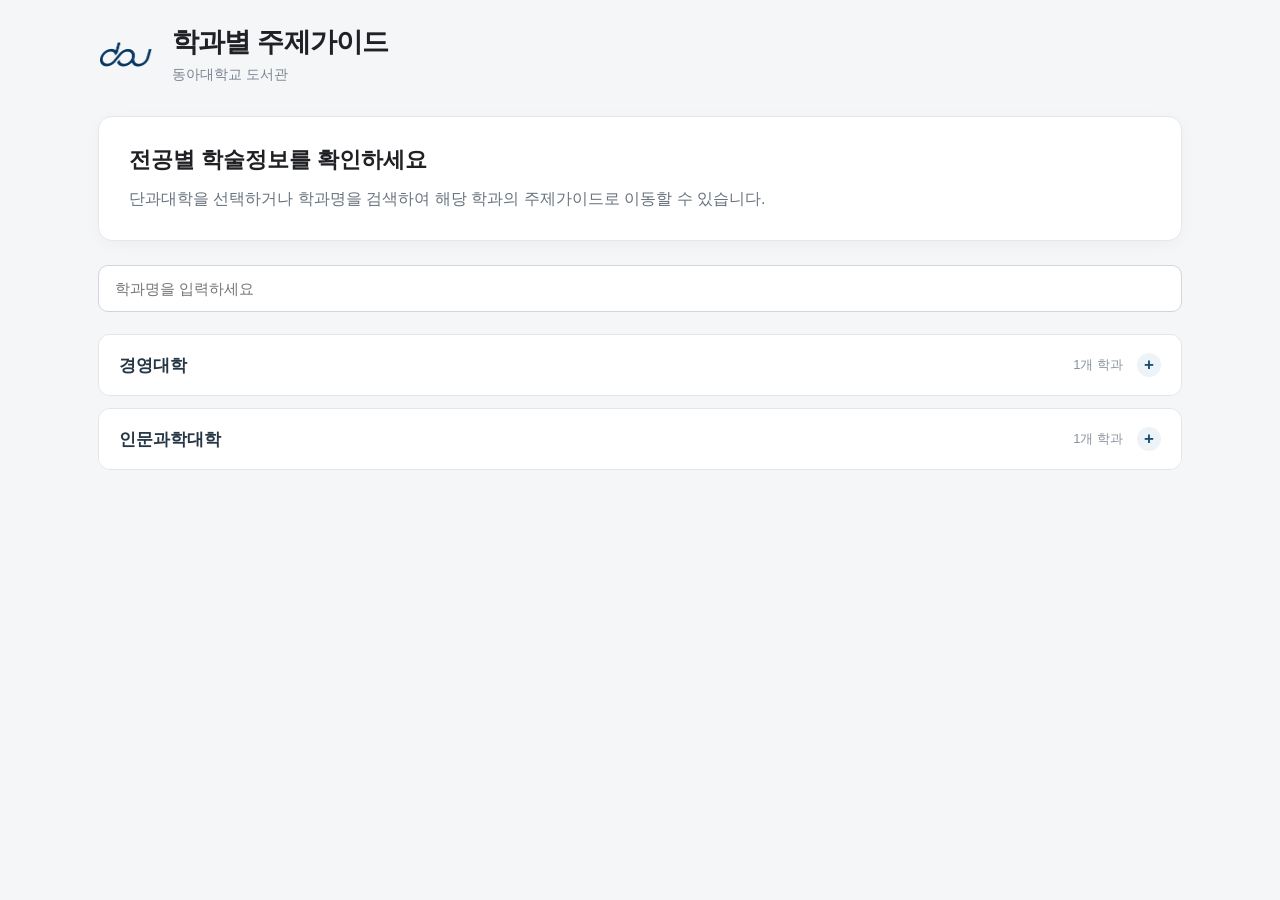
<file: public/index.html>
<!DOCTYPE html>
<html lang="ko">
<head>
    <meta charset="UTF-8">
    <meta name="viewport" content="width=device-width, initial-scale=1.0">

    <title>동아대학교 학과별 주제가이드</title>

    <link rel="stylesheet" href="/static/css/style.css">
</head>

<body>

<div class="site-container">

    <header class="directory-header">
        <div class="directory-brand">
            <img
                src="/static/images/logo.png"
                alt="동아대학교"
                class="directory-logo"
            >

            <div>
                <h1>학과별 주제가이드</h1>
                <p>동아대학교 도서관</p>
            </div>
        </div>
    </header>

    <main>

        <section class="guide-directory-hero">
            <h2>전공별 학술정보를 확인하세요</h2>
            <p>
                단과대학을 선택하거나 학과명을 검색하여
                해당 학과의 주제가이드로 이동할 수 있습니다.
            </p>
        </section>

        <div class="guide-search-wrap">
            <input
                type="search"
                id="guide-search"
                placeholder="학과명을 입력하세요"
                aria-label="학과 검색"
            >
        </div>

        <div class="guide-accordion">

            

            <section class="guide-accordion-item">

                <button
                    type="button"
                    class="guide-accordion-button"
                    aria-expanded="false"
                >
                    <span>경영대학</span>

                    <span class="guide-accordion-meta">
                        1개 학과
                        <span class="guide-accordion-icon">+</span>
                    </span>
                </button>

                <div class="guide-accordion-panel">

                    <div class="guide-department-list">

                        

                        <a
                            class="guide-department-link"
                            href="/guide/business-administration/"
                            data-department-name="경영학과"
                        >
                            <span>
                                경영학과
                            </span>

                            <span class="guide-department-arrow">
                                →
                            </span>
                        </a>

                        

                    </div>

                </div>

            </section>

            

            <section class="guide-accordion-item">

                <button
                    type="button"
                    class="guide-accordion-button"
                    aria-expanded="false"
                >
                    <span>인문과학대학</span>

                    <span class="guide-accordion-meta">
                        1개 학과
                        <span class="guide-accordion-icon">+</span>
                    </span>
                </button>

                <div class="guide-accordion-panel">

                    <div class="guide-department-list">

                        

                        <a
                            class="guide-department-link"
                            href="/guide/korean-language-literature/"
                            data-department-name="한국어문학과"
                        >
                            <span>
                                한국어문학과
                            </span>

                            <span class="guide-department-arrow">
                                →
                            </span>
                        </a>

                        

                    </div>

                </div>

            </section>

            

        </div>

        <p
            id="guide-search-empty"
            class="guide-search-empty"
            hidden
        >
            검색 결과가 없습니다.
        </p>

    </main>

</div>

<script src="/static/js/guide-list.js"></script>

</body>
</html>
</file>
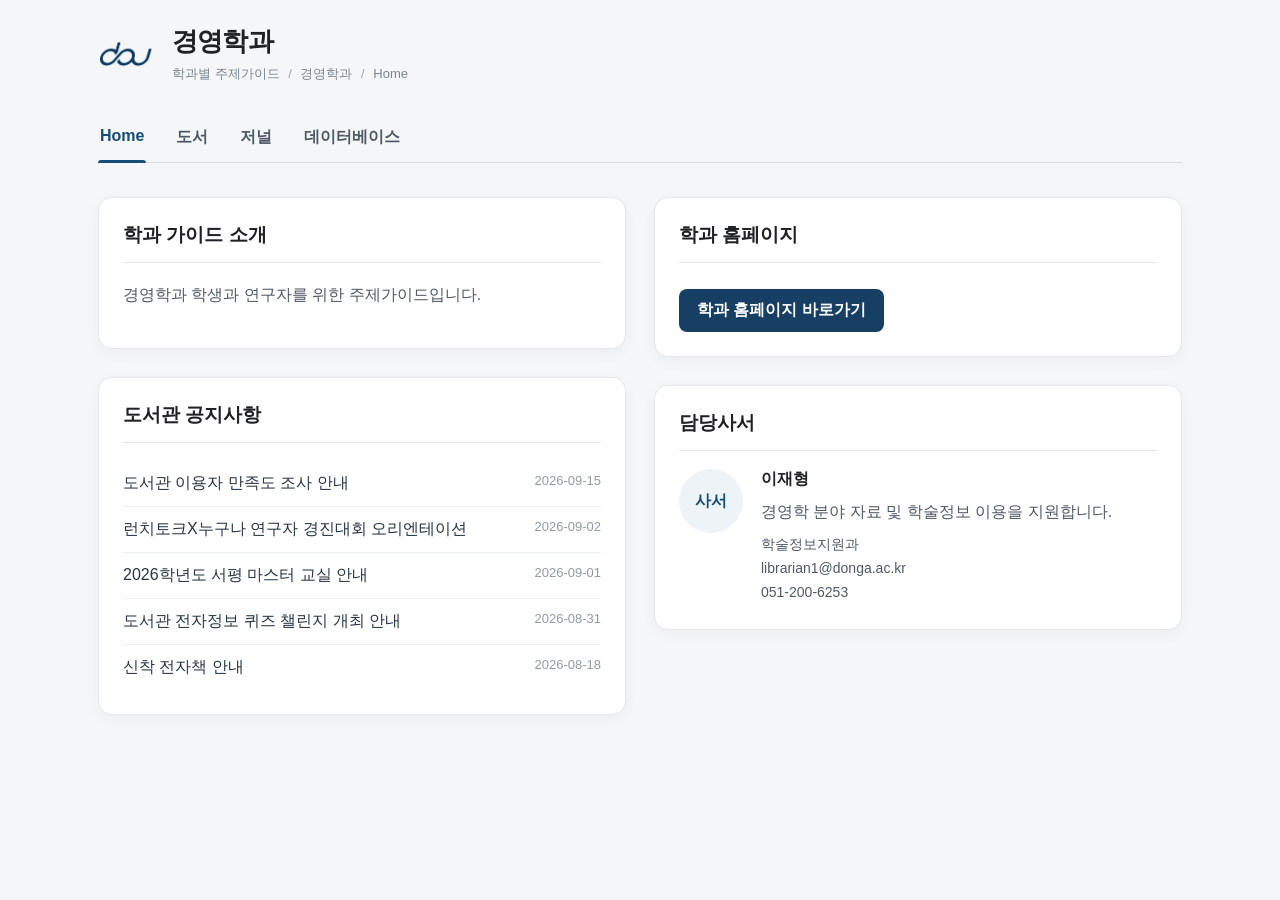
<file: public/guide/business-administration/index.html>
<!DOCTYPE html>
<html lang="ko">
<head>
    <meta charset="UTF-8">
    <meta name="viewport" content="width=device-width, initial-scale=1.0">

    <title>
경영학과 주제가이드
</title>

    <link rel="stylesheet" href="/static/css/style.css">
</head>

<body>

    <div class="site-container">

        <header class="site-header">

            <div class="guide-title-wrap">
                <div class="guide-logo">
                    <img src="/static/images/logo.png" alt="동아대학교">
                </div>

                <div>
                    <h1 class="guide-title">경영학과</h1>

                    <div class="breadcrumb">
                        <a href="/guide/">학과별 주제가이드</a>
                        <span>/</span>
                        경영학과
                        <span>/</span>
                        
Home

                    </div>
                </div>
            </div>

                <nav class="guide-nav">
                    <a href="/guide/business-administration/"
                    class="
active
">
                        Home
                    </a>

                    <a href="/guide/business-administration/book/"
                    class="">
                        도서
                    </a>

                    <a href="/guide/business-administration/journal/"
                    class="">
                        저널
                    </a>

                    <a href="/guide/business-administration/database/"
                    class="">
                        데이터베이스
                    </a>
             </nav>

        </header>

        <main class="main-content">
            

<div class="home-grid">

    <div class="home-column">

        <section class="content-card">
            <h2>학과 가이드 소개</h2>

            <p>
                경영학과 학생과 연구자를 위한 주제가이드입니다.
            </p>
        </section>


        <section class="content-card">
            <h2>도서관 공지사항</h2>

            <ul class="notice-list">

                
                <li>
                    <a
                        href="https://library.donga.ac.kr/community/notice/?pid=38039"
                        target="_blank"
                        rel="noopener"
                    >
                        도서관 이용자 만족도 조사 안내
                    </a>

                    <span>
                        2026-09-15
                    </span>
                </li>
                
                <li>
                    <a
                        href="https://library.donga.ac.kr/community/notice/?pid=37751"
                        target="_blank"
                        rel="noopener"
                    >
                        런치토크X누구나 연구자 경진대회 오리엔테이션
                    </a>

                    <span>
                        2026-09-02
                    </span>
                </li>
                
                <li>
                    <a
                        href="https://library.donga.ac.kr/community/notice/?pid=37622"
                        target="_blank"
                        rel="noopener"
                    >
                        2026학년도 서평 마스터 교실 안내
                    </a>

                    <span>
                        2026-09-01
                    </span>
                </li>
                
                <li>
                    <a
                        href="https://library.donga.ac.kr/community/notice/?pid=37698"
                        target="_blank"
                        rel="noopener"
                    >
                        도서관 전자정보 퀴즈 챌린지 개최 안내
                    </a>

                    <span>
                        2026-08-31
                    </span>
                </li>
                
                <li>
                    <a
                        href="https://library.donga.ac.kr/community/notice/?pid=37528"
                        target="_blank"
                        rel="noopener"
                    >
                        신착 전자책 안내
                    </a>

                    <span>
                        2026-08-18
                    </span>
                </li>
                

            </ul>
        </section>

    </div>


    <div class="home-column">

        <section class="content-card">
            <h2>학과 홈페이지</h2>

            <p>
                
            </p>

            <a
                class="primary-button"
                href="https://bus.donga.ac.kr/"
                target="_blank"
                rel="noopener"
            >
                학과 홈페이지 바로가기
            </a>
        </section>


        <section class="content-card">
            <h2>담당사서</h2>

            <div class="librarian-info">

                <div class="librarian-avatar">
                    사서
                </div>

                <div>
                    <strong>
                        이재형
                    </strong>

                    <p>
                        경영학 분야 자료 및 학술정보 이용을 지원합니다.
                    </p>

                    <p class="librarian-contact">
                        학술정보지원과<br>
                        librarian1@donga.ac.kr<br>
                        051-200-6253
                    </p>
                </div>

            </div>
        </section>

    </div>

</div>


        </main>

    </div>

</body>
</html>
</file>
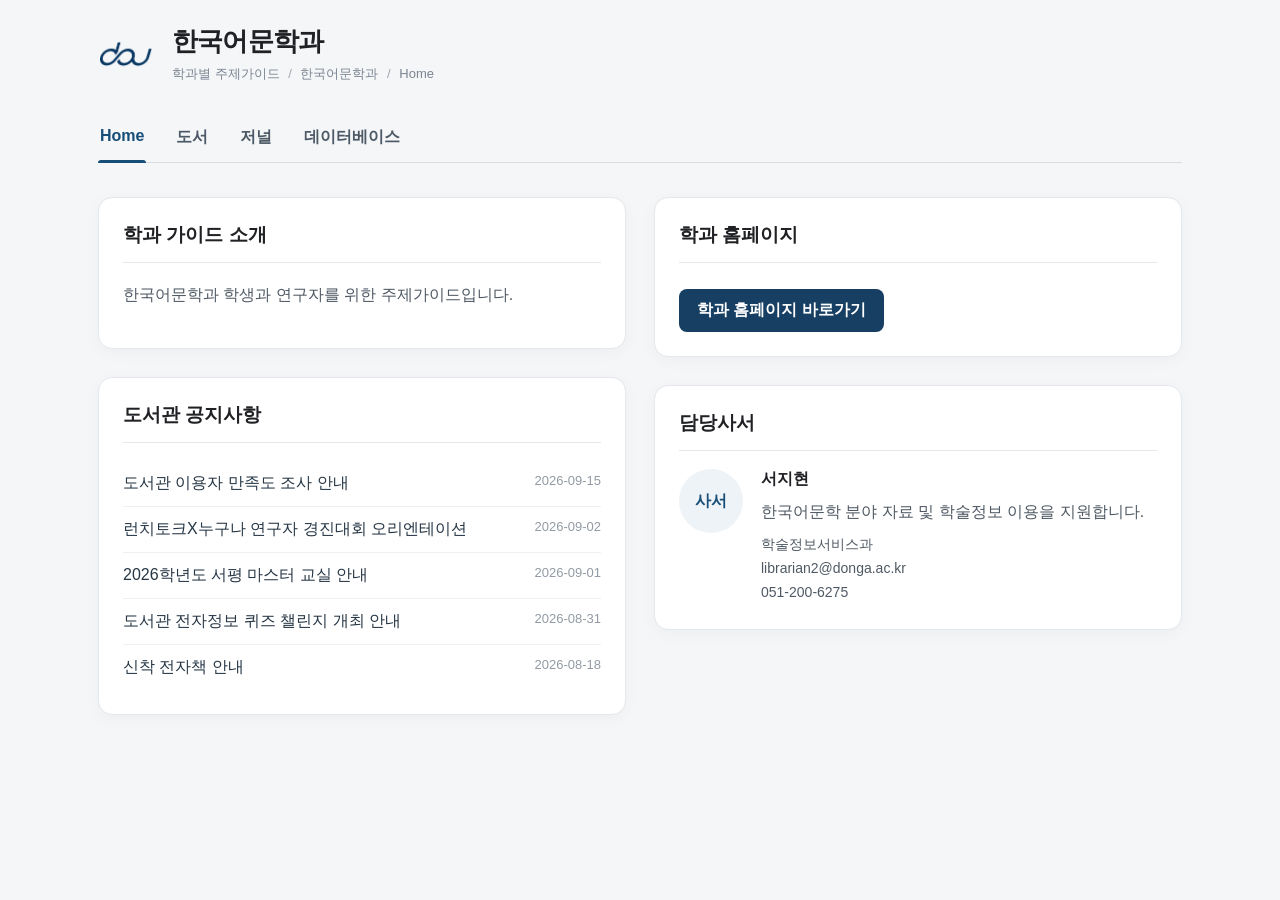
<file: public/guide/korean-language-literature/index.html>
<!DOCTYPE html>
<html lang="ko">
<head>
    <meta charset="UTF-8">
    <meta name="viewport" content="width=device-width, initial-scale=1.0">

    <title>
한국어문학과 주제가이드
</title>

    <link rel="stylesheet" href="/static/css/style.css">
</head>

<body>

    <div class="site-container">

        <header class="site-header">

            <div class="guide-title-wrap">
                <div class="guide-logo">
                    <img src="/static/images/logo.png" alt="동아대학교">
                </div>

                <div>
                    <h1 class="guide-title">한국어문학과</h1>

                    <div class="breadcrumb">
                        <a href="/guide/">학과별 주제가이드</a>
                        <span>/</span>
                        한국어문학과
                        <span>/</span>
                        
Home

                    </div>
                </div>
            </div>

                <nav class="guide-nav">
                    <a href="/guide/korean-language-literature/"
                    class="
active
">
                        Home
                    </a>

                    <a href="/guide/korean-language-literature/book/"
                    class="">
                        도서
                    </a>

                    <a href="/guide/korean-language-literature/journal/"
                    class="">
                        저널
                    </a>

                    <a href="/guide/korean-language-literature/database/"
                    class="">
                        데이터베이스
                    </a>
             </nav>

        </header>

        <main class="main-content">
            

<div class="home-grid">

    <div class="home-column">

        <section class="content-card">
            <h2>학과 가이드 소개</h2>

            <p>
                한국어문학과 학생과 연구자를 위한 주제가이드입니다.
            </p>
        </section>


        <section class="content-card">
            <h2>도서관 공지사항</h2>

            <ul class="notice-list">

                
                <li>
                    <a
                        href="https://library.donga.ac.kr/community/notice/?pid=38039"
                        target="_blank"
                        rel="noopener"
                    >
                        도서관 이용자 만족도 조사 안내
                    </a>

                    <span>
                        2026-09-15
                    </span>
                </li>
                
                <li>
                    <a
                        href="https://library.donga.ac.kr/community/notice/?pid=37751"
                        target="_blank"
                        rel="noopener"
                    >
                        런치토크X누구나 연구자 경진대회 오리엔테이션
                    </a>

                    <span>
                        2026-09-02
                    </span>
                </li>
                
                <li>
                    <a
                        href="https://library.donga.ac.kr/community/notice/?pid=37622"
                        target="_blank"
                        rel="noopener"
                    >
                        2026학년도 서평 마스터 교실 안내
                    </a>

                    <span>
                        2026-09-01
                    </span>
                </li>
                
                <li>
                    <a
                        href="https://library.donga.ac.kr/community/notice/?pid=37698"
                        target="_blank"
                        rel="noopener"
                    >
                        도서관 전자정보 퀴즈 챌린지 개최 안내
                    </a>

                    <span>
                        2026-08-31
                    </span>
                </li>
                
                <li>
                    <a
                        href="https://library.donga.ac.kr/community/notice/?pid=37528"
                        target="_blank"
                        rel="noopener"
                    >
                        신착 전자책 안내
                    </a>

                    <span>
                        2026-08-18
                    </span>
                </li>
                

            </ul>
        </section>

    </div>


    <div class="home-column">

        <section class="content-card">
            <h2>학과 홈페이지</h2>

            <p>
                
            </p>

            <a
                class="primary-button"
                href="https://korean.donga.ac.kr/"
                target="_blank"
                rel="noopener"
            >
                학과 홈페이지 바로가기
            </a>
        </section>


        <section class="content-card">
            <h2>담당사서</h2>

            <div class="librarian-info">

                <div class="librarian-avatar">
                    사서
                </div>

                <div>
                    <strong>
                        서지현
                    </strong>

                    <p>
                        한국어문학 분야 자료 및 학술정보 이용을 지원합니다.
                    </p>

                    <p class="librarian-contact">
                        학술정보서비스과<br>
                        librarian2@donga.ac.kr<br>
                        051-200-6275
                    </p>
                </div>

            </div>
        </section>

    </div>

</div>


        </main>

    </div>

</body>
</html>
</file>
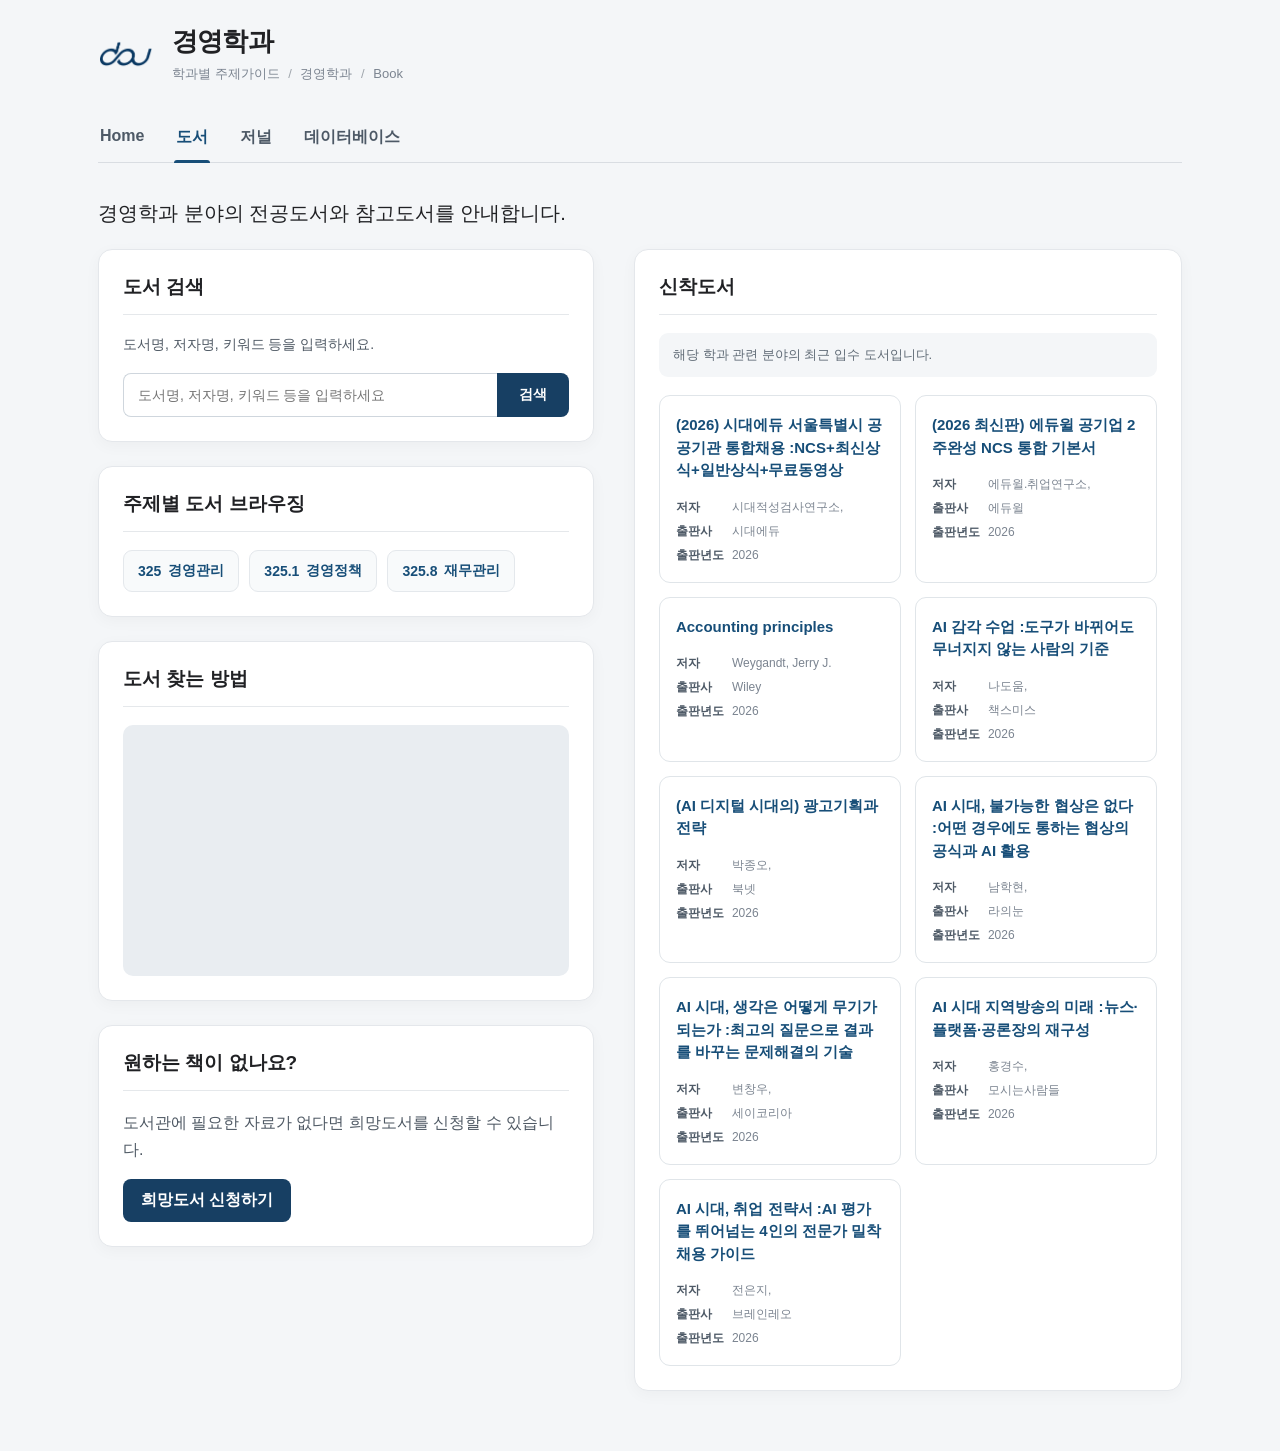
<file: public/guide/business-administration/book/index.html>
<!DOCTYPE html>
<html lang="ko">
<head>
    <meta charset="UTF-8">
    <meta name="viewport" content="width=device-width, initial-scale=1.0">

    <title>
경영학과 - 도서
</title>

    <link rel="stylesheet" href="/static/css/style.css">
</head>

<body>

    <div class="site-container">

        <header class="site-header">

            <div class="guide-title-wrap">
                <div class="guide-logo">
                    <img src="/static/images/logo.png" alt="동아대학교">
                </div>

                <div>
                    <h1 class="guide-title">경영학과</h1>

                    <div class="breadcrumb">
                        <a href="/guide/">학과별 주제가이드</a>
                        <span>/</span>
                        경영학과
                        <span>/</span>
                        
Book

                    </div>
                </div>
            </div>

                <nav class="guide-nav">
                    <a href="/guide/business-administration/"
                    class="">
                        Home
                    </a>

                    <a href="/guide/business-administration/book/"
                    class="
active
">
                        도서
                    </a>

                    <a href="/guide/business-administration/journal/"
                    class="">
                        저널
                    </a>

                    <a href="/guide/business-administration/database/"
                    class="">
                        데이터베이스
                    </a>
             </nav>

        </header>

        <main class="main-content">
            

<div class="page-intro">
    <p>
        경영학과 분야의 전공도서와 참고도서를 안내합니다.
    </p>
</div>

<div class="book-layout">

    <!-- =====================================================
         왼쪽 영역
         ===================================================== -->
    <div class="book-left">

        <!-- 도서 검색 -->
        <section class="content-card book-search-card">

            <h2>도서 검색</h2>

            <p class="card-description">
                도서명, 저자명, 키워드 등을 입력하세요.
            </p>

            <form
                class="book-search-form"
                action="https://library.donga.ac.kr/resource/all/"
                method="get"
                target="_blank"
            >
                <input
                    type="text"
                    name="query"
                    placeholder="도서명, 저자명, 키워드 등을 입력하세요"
                    aria-label="도서 검색어"
                    required
                >

                <button type="submit">
                    검색
                </button>
            </form>

        </section>


        <!-- 주제별 도서 브라우징 -->
        <section class="content-card">

            <h2>주제별 도서 브라우징</h2>

            <div class="book-subject-list">

            

            <a
                href="https://library.donga.ac.kr/resource/library-catalog/?app=mirtech&mod=list&st=0&field%5B%5D=N&query%5B%5D=325&collect%5B%5D=ALL&ddc%5B%5D=ALL&lang=ALL&record_per_page=10&orderby=O&order=desc&material%5B%5D=DB"
                class="book-subject-link"
                target="_blank"
                rel="noopener"
            >
                <span class="book-subject-code">
                    325
                </span>

                <span>
                    경영관리
                </span>
            </a>

            

            <a
                href="https://library.donga.ac.kr/resource/library-catalog/?app=mirtech&mod=list&st=0&field%5B%5D=N&query%5B%5D=325.1&collect%5B%5D=ALL&ddc%5B%5D=ALL&lang=ALL&record_per_page=10&orderby=O&order=desc&material%5B%5D=DB"
                class="book-subject-link"
                target="_blank"
                rel="noopener"
            >
                <span class="book-subject-code">
                    325.1
                </span>

                <span>
                    경영정책
                </span>
            </a>

            

            <a
                href="https://library.donga.ac.kr/resource/library-catalog/?app=mirtech&mod=list&st=0&field%5B%5D=N&query%5B%5D=325.8&collect%5B%5D=ALL&ddc%5B%5D=ALL&lang=ALL&record_per_page=10&orderby=O&order=desc&material%5B%5D=DB"
                class="book-subject-link"
                target="_blank"
                rel="noopener"
            >
                <span class="book-subject-code">
                    325.8
                </span>

                <span>
                    재무관리
                </span>
            </a>

            

        </div>

        </section>


        <!-- 도서 찾는 방법 -->
        <section class="content-card">

            <h2>도서 찾는 방법</h2>

            <div class="book-video-wrap">

                <!--
                    실제 YouTube 영상 주소는 이후 확정해서 넣으면 됩니다.
                    현재는 기존 시연용 구조를 위한 자리입니다.
                -->

                <iframe
                    src="https://www.youtube.com/embed/z4K9SJUqmvY"
                    title="도서 찾는 방법"
                    allowfullscreen
                ></iframe>

            </div>

        </section>


        <!-- 희망도서 신청 -->
        <section class="content-card book-request-card">

            <div class="book-request-content">

                <div>
                    <h2>원하는 책이 없나요?</h2>

                    <p>
                        도서관에 필요한 자료가 없다면 희망도서를 신청할 수 있습니다.
                    </p>
                </div>

                <a
                    href="https://library.donga.ac.kr/libaray-services/using-materials/purchase-request/"
                    class="primary-button"
                    target="_blank"
                    rel="noopener"
                >
                    희망도서 신청하기
                </a>

            </div>

        </section>

    </div>


    <!-- =====================================================
         오른쪽 영역
         ===================================================== -->
    <div class="book-right">

        <section class="content-card">

            <h2>신착도서</h2>

            <div class="book-new-info">
                해당 학과 관련 분야의 최근 입수 도서입니다.
            </div>


           <div class="new-book-grid">

            

            <article class="new-book-card">

                
                <h3>
                    <a
                        href="https://library.donga.ac.kr/resource/library-catalog/?app=mirtech&mod=detail&record_id=946575"
                        target="_blank"
                        rel="noopener"
                    >
                        (2026) 시대에듀 서울특별시 공공기관 통합채용 :NCS+최신상식+일반상식+무료동영상
                    </a>
                </h3>
                

                <dl class="new-book-meta">

                    
                    <div>
                        <dt>저자</dt>
                        <dd>시대적성검사연구소,</dd>
                    </div>
                    

                    
                    <div>
                        <dt>출판사</dt>
                        <dd>시대에듀</dd>
                    </div>
                    

                    
                    <div>
                        <dt>출판년도</dt>
                        <dd>2026</dd>
                    </div>
                    

                </dl>

            </article>

            

            <article class="new-book-card">

                
                <h3>
                    <a
                        href="https://library.donga.ac.kr/resource/library-catalog/?app=mirtech&mod=detail&record_id=947026"
                        target="_blank"
                        rel="noopener"
                    >
                        (2026 최신판) 에듀윌 공기업 2주완성 NCS 통합 기본서
                    </a>
                </h3>
                

                <dl class="new-book-meta">

                    
                    <div>
                        <dt>저자</dt>
                        <dd>에듀윌.취업연구소,</dd>
                    </div>
                    

                    
                    <div>
                        <dt>출판사</dt>
                        <dd>에듀윌</dd>
                    </div>
                    

                    
                    <div>
                        <dt>출판년도</dt>
                        <dd>2026</dd>
                    </div>
                    

                </dl>

            </article>

            

            <article class="new-book-card">

                
                <h3>
                    <a
                        href="https://library.donga.ac.kr/resource/library-catalog/?app=mirtech&mod=detail&record_id=946601"
                        target="_blank"
                        rel="noopener"
                    >
                        Accounting principles
                    </a>
                </h3>
                

                <dl class="new-book-meta">

                    
                    <div>
                        <dt>저자</dt>
                        <dd>Weygandt, Jerry J.</dd>
                    </div>
                    

                    
                    <div>
                        <dt>출판사</dt>
                        <dd>Wiley</dd>
                    </div>
                    

                    
                    <div>
                        <dt>출판년도</dt>
                        <dd>2026</dd>
                    </div>
                    

                </dl>

            </article>

            

            <article class="new-book-card">

                
                <h3>
                    <a
                        href="https://library.donga.ac.kr/resource/library-catalog/?app=mirtech&mod=detail&record_id=946588"
                        target="_blank"
                        rel="noopener"
                    >
                        AI 감각 수업 :도구가 바뀌어도 무너지지 않는 사람의 기준
                    </a>
                </h3>
                

                <dl class="new-book-meta">

                    
                    <div>
                        <dt>저자</dt>
                        <dd>나도움,</dd>
                    </div>
                    

                    
                    <div>
                        <dt>출판사</dt>
                        <dd>책스미스</dd>
                    </div>
                    

                    
                    <div>
                        <dt>출판년도</dt>
                        <dd>2026</dd>
                    </div>
                    

                </dl>

            </article>

            

            <article class="new-book-card">

                
                <h3>
                    <a
                        href="https://library.donga.ac.kr/resource/library-catalog/?app=mirtech&mod=detail&record_id=946162"
                        target="_blank"
                        rel="noopener"
                    >
                        (AI 디지털 시대의) 광고기획과 전략
                    </a>
                </h3>
                

                <dl class="new-book-meta">

                    
                    <div>
                        <dt>저자</dt>
                        <dd>박종오,</dd>
                    </div>
                    

                    
                    <div>
                        <dt>출판사</dt>
                        <dd>북넷</dd>
                    </div>
                    

                    
                    <div>
                        <dt>출판년도</dt>
                        <dd>2026</dd>
                    </div>
                    

                </dl>

            </article>

            

            <article class="new-book-card">

                
                <h3>
                    <a
                        href="https://library.donga.ac.kr/resource/library-catalog/?app=mirtech&mod=detail&record_id=945798"
                        target="_blank"
                        rel="noopener"
                    >
                        AI 시대, 불가능한 협상은 없다 :어떤 경우에도 통하는 협상의 공식과 AI 활용
                    </a>
                </h3>
                

                <dl class="new-book-meta">

                    
                    <div>
                        <dt>저자</dt>
                        <dd>남학현,</dd>
                    </div>
                    

                    
                    <div>
                        <dt>출판사</dt>
                        <dd>라의눈</dd>
                    </div>
                    

                    
                    <div>
                        <dt>출판년도</dt>
                        <dd>2026</dd>
                    </div>
                    

                </dl>

            </article>

            

            <article class="new-book-card">

                
                <h3>
                    <a
                        href="https://library.donga.ac.kr/resource/library-catalog/?app=mirtech&mod=detail&record_id=946606"
                        target="_blank"
                        rel="noopener"
                    >
                        AI 시대, 생각은 어떻게 무기가 되는가 :최고의 질문으로 결과를 바꾸는 문제해결의 기술
                    </a>
                </h3>
                

                <dl class="new-book-meta">

                    
                    <div>
                        <dt>저자</dt>
                        <dd>변창우,</dd>
                    </div>
                    

                    
                    <div>
                        <dt>출판사</dt>
                        <dd>세이코리아</dd>
                    </div>
                    

                    
                    <div>
                        <dt>출판년도</dt>
                        <dd>2026</dd>
                    </div>
                    

                </dl>

            </article>

            

            <article class="new-book-card">

                
                <h3>
                    <a
                        href="https://library.donga.ac.kr/resource/library-catalog/?app=mirtech&mod=detail&record_id=946323"
                        target="_blank"
                        rel="noopener"
                    >
                        AI 시대 지역방송의 미래 :뉴스·플랫폼·공론장의 재구성
                    </a>
                </h3>
                

                <dl class="new-book-meta">

                    
                    <div>
                        <dt>저자</dt>
                        <dd>홍경수,</dd>
                    </div>
                    

                    
                    <div>
                        <dt>출판사</dt>
                        <dd>모시는사람들</dd>
                    </div>
                    

                    
                    <div>
                        <dt>출판년도</dt>
                        <dd>2026</dd>
                    </div>
                    

                </dl>

            </article>

            

            <article class="new-book-card">

                
                <h3>
                    <a
                        href="https://library.donga.ac.kr/resource/library-catalog/?app=mirtech&mod=detail&record_id=946608"
                        target="_blank"
                        rel="noopener"
                    >
                        AI 시대, 취업 전략서 :AI 평가를 뛰어넘는 4인의 전문가 밀착 채용 가이드
                    </a>
                </h3>
                

                <dl class="new-book-meta">

                    
                    <div>
                        <dt>저자</dt>
                        <dd>전은지,</dd>
                    </div>
                    

                    
                    <div>
                        <dt>출판사</dt>
                        <dd>브레인레오</dd>
                    </div>
                    

                    
                    <div>
                        <dt>출판년도</dt>
                        <dd>2026</dd>
                    </div>
                    

                </dl>

            </article>

            

        </div>

        </section>

    </div>

</div>


        </main>

    </div>

</body>
</html>
</file>
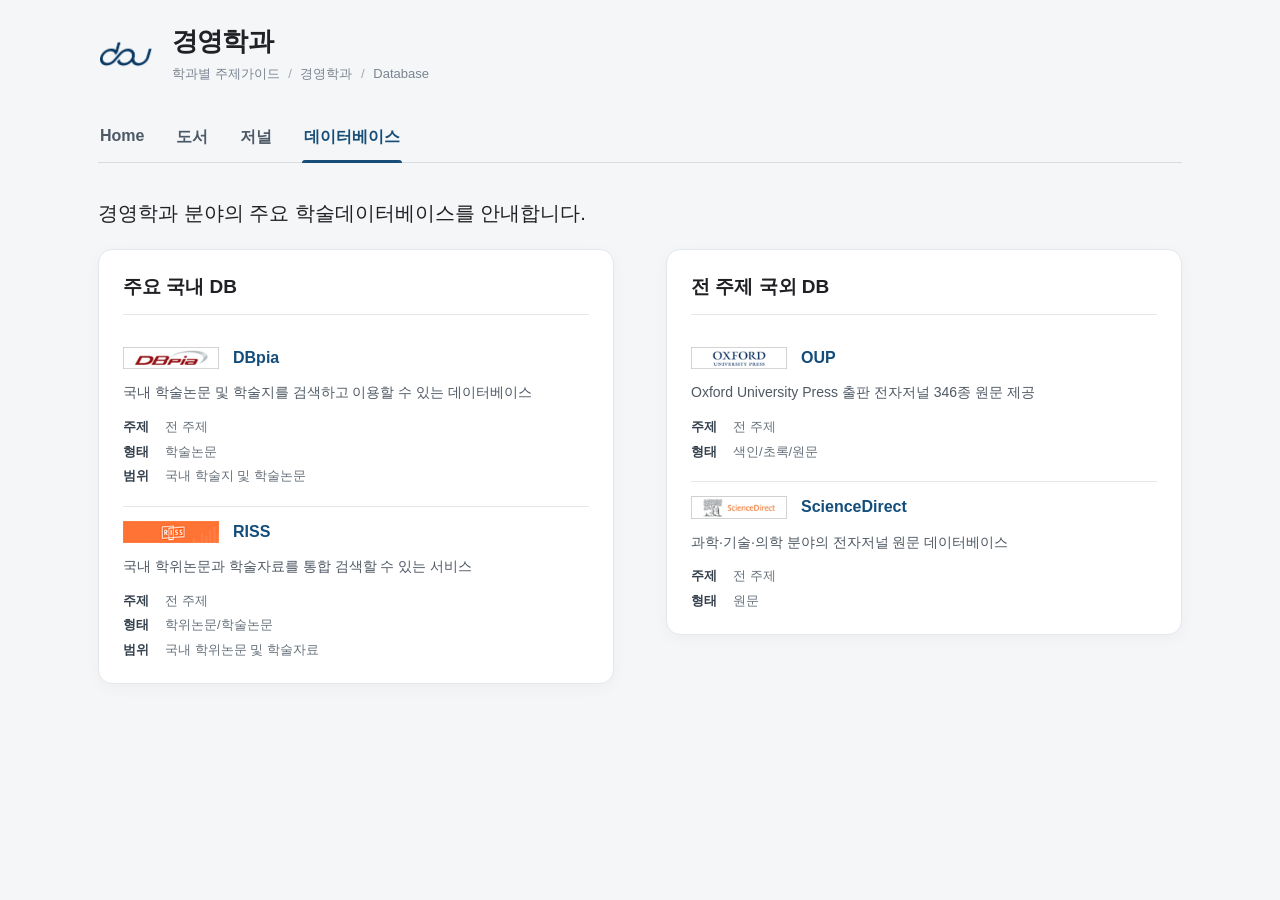
<file: public/guide/business-administration/database/index.html>
<!DOCTYPE html>
<html lang="ko">
<head>
    <meta charset="UTF-8">
    <meta name="viewport" content="width=device-width, initial-scale=1.0">

    <title>
경영학과 - 데이터베이스
</title>

    <link rel="stylesheet" href="/static/css/style.css">
</head>

<body>

    <div class="site-container">

        <header class="site-header">

            <div class="guide-title-wrap">
                <div class="guide-logo">
                    <img src="/static/images/logo.png" alt="동아대학교">
                </div>

                <div>
                    <h1 class="guide-title">경영학과</h1>

                    <div class="breadcrumb">
                        <a href="/guide/">학과별 주제가이드</a>
                        <span>/</span>
                        경영학과
                        <span>/</span>
                        
Database

                    </div>
                </div>
            </div>

                <nav class="guide-nav">
                    <a href="/guide/business-administration/"
                    class="">
                        Home
                    </a>

                    <a href="/guide/business-administration/book/"
                    class="">
                        도서
                    </a>

                    <a href="/guide/business-administration/journal/"
                    class="">
                        저널
                    </a>

                    <a href="/guide/business-administration/database/"
                    class="
active
">
                        데이터베이스
                    </a>
             </nav>

        </header>

        <main class="main-content">
            

<div class="page-intro">
    <p>
        경영학과 분야의 주요 학술데이터베이스를 안내합니다.
    </p>
</div>


<div class="database-layout">

    <!-- 왼쪽 -->
    <section class="content-card">

        <h2>주요 국내 DB</h2>

        <div class="database-list">

            

            <article class="database-item">

                <a
                    class="database-title-row"
                    href="https://www.dbpia.co.kr"
                    target="_blank"
                    rel="noopener"
                >

                    
                    <img
                        class="database-logo"
                        src="/static/images/databases/DBPIA.gif"
                        alt="DBpia"
                    >
                    

                    <strong class="database-name">
                        DBpia
                    </strong>

                </a>


                
                <p class="database-description">
                    국내 학술논문 및 학술지를 검색하고 이용할 수 있는 데이터베이스
                </p>
                


                <dl class="database-meta">

                    
                    <div>
                        <dt>주제</dt>
                        <dd>전 주제</dd>
                    </div>
                    

                    
                    <div>
                        <dt>형태</dt>
                        <dd>학술논문</dd>
                    </div>
                    

                    
                    <div>
                        <dt>범위</dt>
                        <dd>국내 학술지 및 학술논문</dd>
                    </div>
                    

                </dl>

            </article>

            

            <article class="database-item">

                <a
                    class="database-title-row"
                    href="https://www.riss.kr"
                    target="_blank"
                    rel="noopener"
                >

                    
                    <img
                        class="database-logo"
                        src="/static/images/databases/RISS.gif"
                        alt="RISS"
                    >
                    

                    <strong class="database-name">
                        RISS
                    </strong>

                </a>


                
                <p class="database-description">
                    국내 학위논문과 학술자료를 통합 검색할 수 있는 서비스
                </p>
                


                <dl class="database-meta">

                    
                    <div>
                        <dt>주제</dt>
                        <dd>전 주제</dd>
                    </div>
                    

                    
                    <div>
                        <dt>형태</dt>
                        <dd>학위논문/학술논문</dd>
                    </div>
                    

                    
                    <div>
                        <dt>범위</dt>
                        <dd>국내 학위논문 및 학술자료</dd>
                    </div>
                    

                </dl>

            </article>

            

        </div>

    </section>


    <!-- 오른쪽 -->
    <section class="content-card">

        <h2>전 주제 국외 DB</h2>

        <div class="database-list">

            

            <article class="database-item">

                <a
                    class="database-title-row"
                    href="https://libproxy.donga.ac.kr/_Lib_Proxy_Url/https://academic.oup.com/journals"
                    target="_blank"
                    rel="noopener"
                >

                    
                    <img
                        class="database-logo"
                        src="/static/images/databases/OUP-1.gif"
                        alt="OUP"
                    >
                    

                    <strong class="database-name">
                        OUP
                    </strong>

                </a>


                
                <p class="database-description">
                    Oxford University Press 출판 전자저널 346종 원문 제공
                </p>
                


                <dl class="database-meta">

                    
                    <div>
                        <dt>주제</dt>
                        <dd>전 주제</dd>
                    </div>
                    

                    
                    <div>
                        <dt>형태</dt>
                        <dd>색인/초록/원문</dd>
                    </div>
                    

                    

                </dl>

            </article>

            

            <article class="database-item">

                <a
                    class="database-title-row"
                    href="https://libproxy.donga.ac.kr/_Lib_Proxy_Url/http://www.sciencedirect.com"
                    target="_blank"
                    rel="noopener"
                >

                    
                    <img
                        class="database-logo"
                        src="/static/images/databases/ScienceDirect.gif"
                        alt="ScienceDirect"
                    >
                    

                    <strong class="database-name">
                        ScienceDirect
                    </strong>

                </a>


                
                <p class="database-description">
                    과학·기술·의학 분야의 전자저널 원문 데이터베이스
                </p>
                


                <dl class="database-meta">

                    
                    <div>
                        <dt>주제</dt>
                        <dd>전 주제</dd>
                    </div>
                    

                    
                    <div>
                        <dt>형태</dt>
                        <dd>원문</dd>
                    </div>
                    

                    

                </dl>

            </article>

            

        </div>

    </section>

</div>


        </main>

    </div>

</body>
</html>
</file>
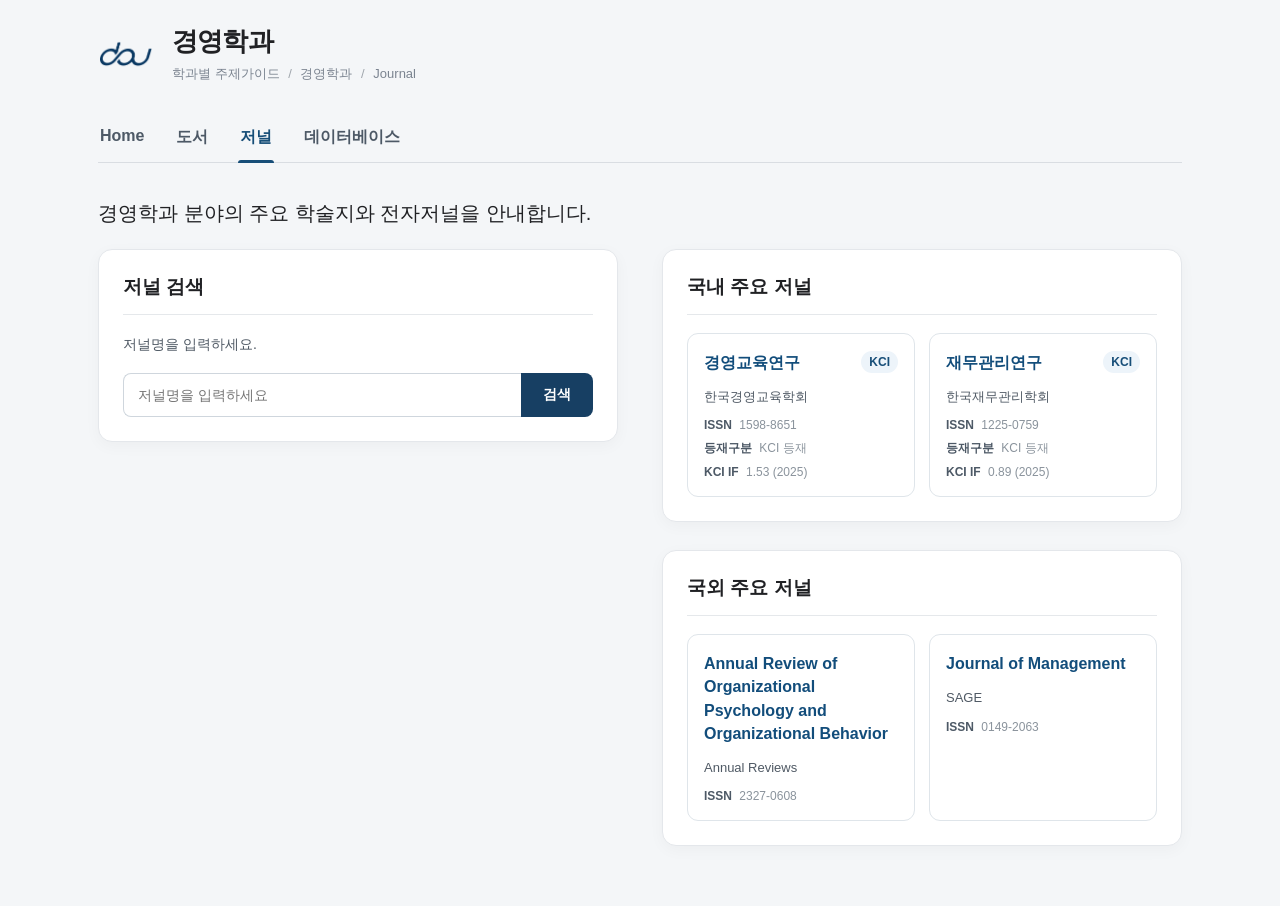
<file: public/guide/business-administration/journal/index.html>
<!DOCTYPE html>
<html lang="ko">
<head>
    <meta charset="UTF-8">
    <meta name="viewport" content="width=device-width, initial-scale=1.0">

    <title>
경영학과 - 저널
</title>

    <link rel="stylesheet" href="/static/css/style.css">
</head>

<body>

    <div class="site-container">

        <header class="site-header">

            <div class="guide-title-wrap">
                <div class="guide-logo">
                    <img src="/static/images/logo.png" alt="동아대학교">
                </div>

                <div>
                    <h1 class="guide-title">경영학과</h1>

                    <div class="breadcrumb">
                        <a href="/guide/">학과별 주제가이드</a>
                        <span>/</span>
                        경영학과
                        <span>/</span>
                        
Journal

                    </div>
                </div>
            </div>

                <nav class="guide-nav">
                    <a href="/guide/business-administration/"
                    class="">
                        Home
                    </a>

                    <a href="/guide/business-administration/book/"
                    class="">
                        도서
                    </a>

                    <a href="/guide/business-administration/journal/"
                    class="
active
">
                        저널
                    </a>

                    <a href="/guide/business-administration/database/"
                    class="">
                        데이터베이스
                    </a>
             </nav>

        </header>

        <main class="main-content">
            

<div class="page-intro">
    <p>
        경영학과 분야의 주요 학술지와 전자저널을 안내합니다.
    </p>
</div>


<div class="journal-layout">

    <!-- 왼쪽 -->
    <div class="journal-left">

        <section class="content-card journal-search-card">

            <h2>저널 검색</h2>

            <p class="card-description">
                저널명을 입력하세요.
            </p>

            <form
                class="journal-search-form"
                action="https://library.donga.ac.kr/resource/ejournals/"
                method="get"
                target="_blank"
            >

                <input
                    type="hidden"
                    name="app"
                    value="eds"
                >

                <input
                    type="hidden"
                    name="mod"
                    value="list"
                >

                <input
                    type="hidden"
                    name="searchfield"
                    value="titlename"
                >

                <input
                    type="text"
                    name="query"
                    placeholder="저널명을 입력하세요"
                    required
                >

                <button
                    type="submit"
                    aria-label="저널 검색"
                >
                    검색
                </button>

            </form>

        </section>

    </div>


    <!-- 오른쪽 -->
    <div class="journal-right">

        <section class="content-card">

            <h2>국내 주요 저널</h2>

            <div class="journal-card-grid">

                
                <div class="journal-card">

                    <div class="journal-card-header">
                        <h3>
                            
                            <a
                                class="journal-title-link"
                                href="https://library.donga.ac.kr/resource/ejournals/?app=eds&mod=list&searchfield=isxn&query=1598-8651"
                                target="_blank"
                                rel="noopener"
                            >
                                경영교육연구
                            </a>
                            
                        </h3>

                        
                            
                            <a
                                class="kci-badge"
                                href="https://www.kci.go.kr/kciportal/po/search/poCitaView.kci?sereId=001274&year=2025"
                                target="_blank"
                                rel="noopener"
                            >
                                KCI
                            </a>
                            
                        
                    </div>

                    
                    <p class="journal-publisher">
                        한국경영교육학회
                    </p>
                    

                    <div class="journal-meta">

                        
                        <span>
                            <strong>ISSN</strong>
                            1598-8651
                        </span>
                        

                        
                        <span>
                            <strong>등재구분</strong>
                            KCI 등재
                        </span>
                        

                        
                        <span>
                            <strong>KCI IF</strong>
                            1.53
                            
                            (2025)
                            
                        </span>
                        

                    </div>

                </div>
                
                <div class="journal-card">

                    <div class="journal-card-header">
                        <h3>
                            
                            <a
                                class="journal-title-link"
                                href="https://library.donga.ac.kr/resource/ejournals/?app=eds&mod=list&searchfield=isxn&query=1225-0759"
                                target="_blank"
                                rel="noopener"
                            >
                                재무관리연구
                            </a>
                            
                        </h3>

                        
                            
                            <a
                                class="kci-badge"
                                href="https://www.kci.go.kr/kciportal/po/search/poCitaView.kci?sereId=001200&year=2025"
                                target="_blank"
                                rel="noopener"
                            >
                                KCI
                            </a>
                            
                        
                    </div>

                    
                    <p class="journal-publisher">
                        한국재무관리학회
                    </p>
                    

                    <div class="journal-meta">

                        
                        <span>
                            <strong>ISSN</strong>
                            1225-0759
                        </span>
                        

                        
                        <span>
                            <strong>등재구분</strong>
                            KCI 등재
                        </span>
                        

                        
                        <span>
                            <strong>KCI IF</strong>
                            0.89
                            
                            (2025)
                            
                        </span>
                        

                    </div>

                </div>
                

            </div>

        </section>


        <section class="content-card">

            <h2>국외 주요 저널</h2>

            <div class="journal-card-grid">

                

                <a
                    class="journal-card"
                    href="https://library.donga.ac.kr/resource/ejournals/?app=eds&mod=list&searchfield=isxn&query=2327-0608"
                    target="_blank"
                    rel="noopener"
                >

                    <div class="journal-card-header">

                        <h3>
                            Annual Review of Organizational Psychology and Organizational Behavior
                        </h3>

                    </div>


                    
                    <p class="journal-publisher">
                        Annual Reviews
                    </p>
                    


                    <div class="journal-meta">

                        
                        <span>
                            <strong>ISSN</strong>
                            2327-0608
                        </span>
                        

                    </div>

                </a>

                

                <a
                    class="journal-card"
                    href="https://example.com/journal2"
                    target="_blank"
                    rel="noopener"
                >

                    <div class="journal-card-header">

                        <h3>
                            Journal of Management
                        </h3>

                    </div>


                    
                    <p class="journal-publisher">
                        SAGE
                    </p>
                    


                    <div class="journal-meta">

                        
                        <span>
                            <strong>ISSN</strong>
                            0149-2063
                        </span>
                        

                    </div>

                </a>

                

            </div>

        </section>

    </div>

</div>


        </main>

    </div>

</body>
</html>
</file>
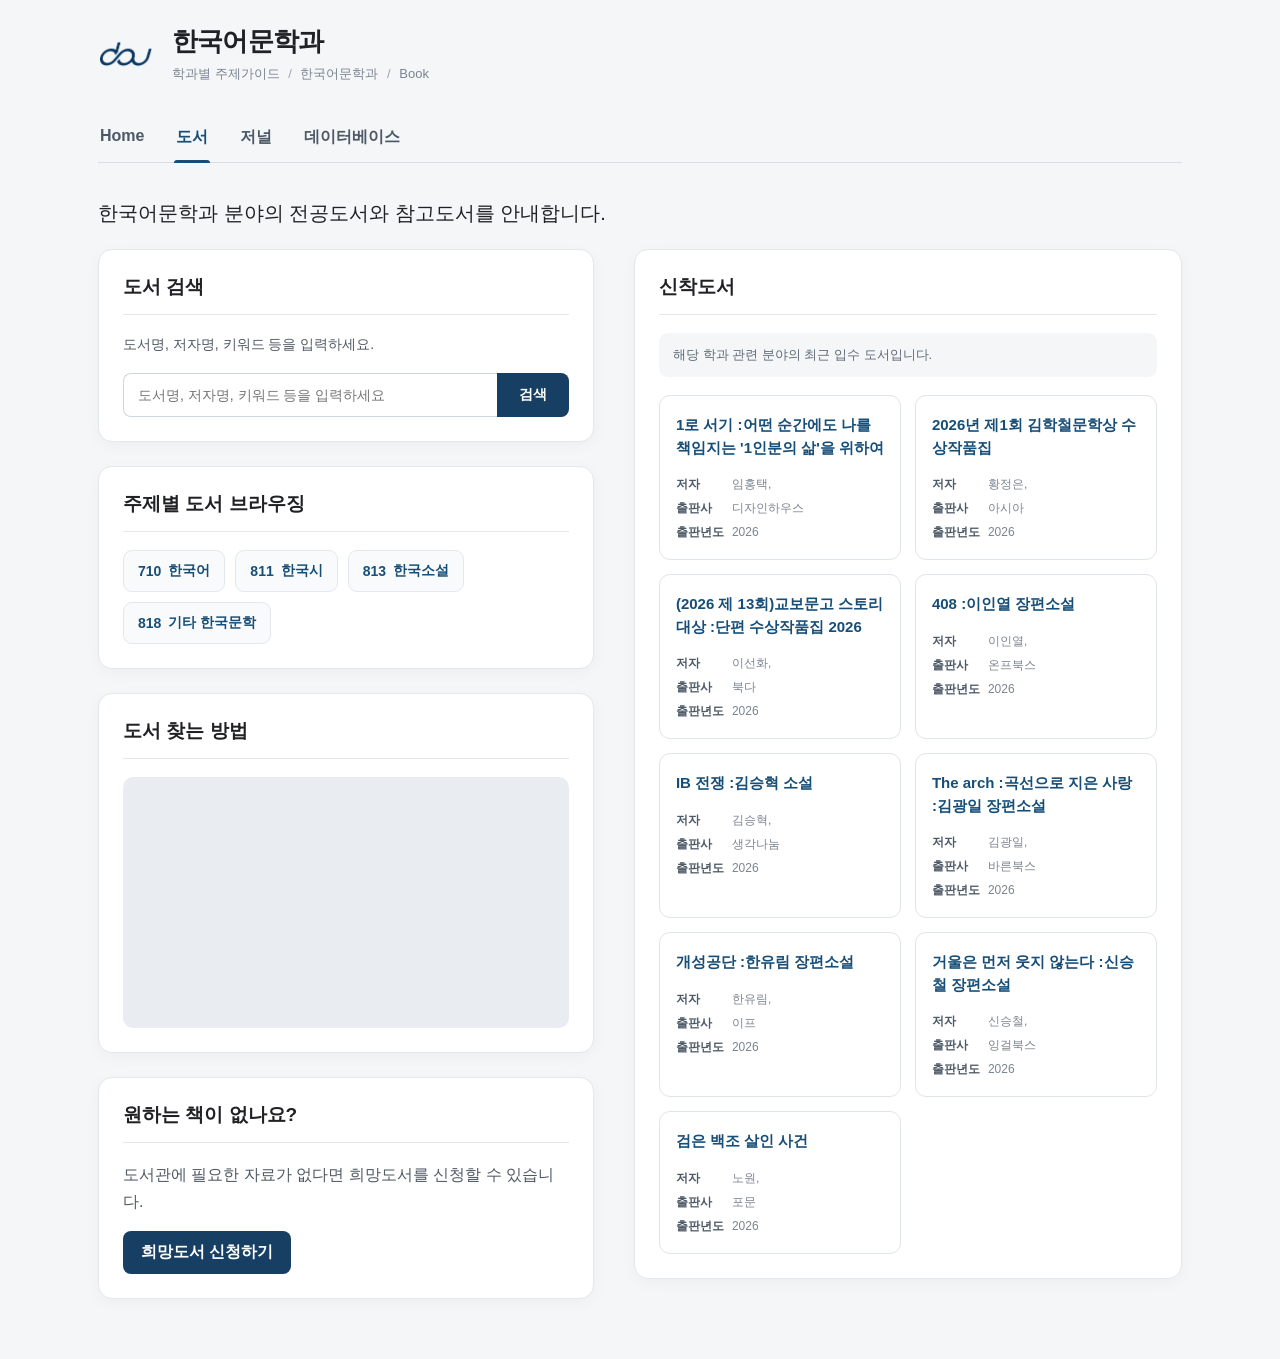
<file: public/guide/korean-language-literature/book/index.html>
<!DOCTYPE html>
<html lang="ko">
<head>
    <meta charset="UTF-8">
    <meta name="viewport" content="width=device-width, initial-scale=1.0">

    <title>
한국어문학과 - 도서
</title>

    <link rel="stylesheet" href="/static/css/style.css">
</head>

<body>

    <div class="site-container">

        <header class="site-header">

            <div class="guide-title-wrap">
                <div class="guide-logo">
                    <img src="/static/images/logo.png" alt="동아대학교">
                </div>

                <div>
                    <h1 class="guide-title">한국어문학과</h1>

                    <div class="breadcrumb">
                        <a href="/guide/">학과별 주제가이드</a>
                        <span>/</span>
                        한국어문학과
                        <span>/</span>
                        
Book

                    </div>
                </div>
            </div>

                <nav class="guide-nav">
                    <a href="/guide/korean-language-literature/"
                    class="">
                        Home
                    </a>

                    <a href="/guide/korean-language-literature/book/"
                    class="
active
">
                        도서
                    </a>

                    <a href="/guide/korean-language-literature/journal/"
                    class="">
                        저널
                    </a>

                    <a href="/guide/korean-language-literature/database/"
                    class="">
                        데이터베이스
                    </a>
             </nav>

        </header>

        <main class="main-content">
            

<div class="page-intro">
    <p>
        한국어문학과 분야의 전공도서와 참고도서를 안내합니다.
    </p>
</div>

<div class="book-layout">

    <!-- =====================================================
         왼쪽 영역
         ===================================================== -->
    <div class="book-left">

        <!-- 도서 검색 -->
        <section class="content-card book-search-card">

            <h2>도서 검색</h2>

            <p class="card-description">
                도서명, 저자명, 키워드 등을 입력하세요.
            </p>

            <form
                class="book-search-form"
                action="https://library.donga.ac.kr/resource/all/"
                method="get"
                target="_blank"
            >
                <input
                    type="text"
                    name="query"
                    placeholder="도서명, 저자명, 키워드 등을 입력하세요"
                    aria-label="도서 검색어"
                    required
                >

                <button type="submit">
                    검색
                </button>
            </form>

        </section>


        <!-- 주제별 도서 브라우징 -->
        <section class="content-card">

            <h2>주제별 도서 브라우징</h2>

            <div class="book-subject-list">

            

            <a
                href="https://library.donga.ac.kr/resource/library-catalog/?app=mirtech&mod=list&st=0&field%5B%5D=N&query%5B%5D=710&collect%5B%5D=ALL&ddc%5B%5D=ALL&lang=ALL&record_per_page=10&orderby=O&order=desc&material%5B%5D=DB"
                class="book-subject-link"
                target="_blank"
                rel="noopener"
            >
                <span class="book-subject-code">
                    710
                </span>

                <span>
                    한국어
                </span>
            </a>

            

            <a
                href="https://library.donga.ac.kr/resource/library-catalog/?app=mirtech&mod=list&st=0&field%5B%5D=N&query%5B%5D=811&collect%5B%5D=ALL&ddc%5B%5D=ALL&lang=ALL&record_per_page=10&orderby=O&order=desc&material%5B%5D=DB"
                class="book-subject-link"
                target="_blank"
                rel="noopener"
            >
                <span class="book-subject-code">
                    811
                </span>

                <span>
                    한국시
                </span>
            </a>

            

            <a
                href="https://library.donga.ac.kr/resource/library-catalog/?app=mirtech&mod=list&st=0&field%5B%5D=N&query%5B%5D=813&collect%5B%5D=ALL&ddc%5B%5D=ALL&lang=ALL&record_per_page=10&orderby=O&order=desc&material%5B%5D=DB"
                class="book-subject-link"
                target="_blank"
                rel="noopener"
            >
                <span class="book-subject-code">
                    813
                </span>

                <span>
                    한국소설
                </span>
            </a>

            

            <a
                href="https://library.donga.ac.kr/resource/library-catalog/?app=mirtech&mod=list&st=0&field%5B%5D=N&query%5B%5D=818&collect%5B%5D=ALL&ddc%5B%5D=ALL&lang=ALL&record_per_page=10&orderby=O&order=desc&material%5B%5D=DB"
                class="book-subject-link"
                target="_blank"
                rel="noopener"
            >
                <span class="book-subject-code">
                    818
                </span>

                <span>
                    기타 한국문학
                </span>
            </a>

            

        </div>

        </section>


        <!-- 도서 찾는 방법 -->
        <section class="content-card">

            <h2>도서 찾는 방법</h2>

            <div class="book-video-wrap">

                <!--
                    실제 YouTube 영상 주소는 이후 확정해서 넣으면 됩니다.
                    현재는 기존 시연용 구조를 위한 자리입니다.
                -->

                <iframe
                    src="https://www.youtube.com/embed/z4K9SJUqmvY"
                    title="도서 찾는 방법"
                    allowfullscreen
                ></iframe>

            </div>

        </section>


        <!-- 희망도서 신청 -->
        <section class="content-card book-request-card">

            <div class="book-request-content">

                <div>
                    <h2>원하는 책이 없나요?</h2>

                    <p>
                        도서관에 필요한 자료가 없다면 희망도서를 신청할 수 있습니다.
                    </p>
                </div>

                <a
                    href="https://library.donga.ac.kr/libaray-services/using-materials/purchase-request/"
                    class="primary-button"
                    target="_blank"
                    rel="noopener"
                >
                    희망도서 신청하기
                </a>

            </div>

        </section>

    </div>


    <!-- =====================================================
         오른쪽 영역
         ===================================================== -->
    <div class="book-right">

        <section class="content-card">

            <h2>신착도서</h2>

            <div class="book-new-info">
                해당 학과 관련 분야의 최근 입수 도서입니다.
            </div>


           <div class="new-book-grid">

            

            <article class="new-book-card">

                
                <h3>
                    <a
                        href="https://library.donga.ac.kr/resource/library-catalog/?app=mirtech&mod=detail&record_id=945962"
                        target="_blank"
                        rel="noopener"
                    >
                        1로 서기 :어떤 순간에도 나를 책임지는 '1인분의 삶'을 위하여
                    </a>
                </h3>
                

                <dl class="new-book-meta">

                    
                    <div>
                        <dt>저자</dt>
                        <dd>임홍택,</dd>
                    </div>
                    

                    
                    <div>
                        <dt>출판사</dt>
                        <dd>디자인하우스</dd>
                    </div>
                    

                    
                    <div>
                        <dt>출판년도</dt>
                        <dd>2026</dd>
                    </div>
                    

                </dl>

            </article>

            

            <article class="new-book-card">

                
                <h3>
                    <a
                        href="https://library.donga.ac.kr/resource/library-catalog/?app=mirtech&mod=detail&record_id=946320"
                        target="_blank"
                        rel="noopener"
                    >
                        2026년 제1회 김학철문학상 수상작품집
                    </a>
                </h3>
                

                <dl class="new-book-meta">

                    
                    <div>
                        <dt>저자</dt>
                        <dd>황정은,</dd>
                    </div>
                    

                    
                    <div>
                        <dt>출판사</dt>
                        <dd>아시아</dd>
                    </div>
                    

                    
                    <div>
                        <dt>출판년도</dt>
                        <dd>2026</dd>
                    </div>
                    

                </dl>

            </article>

            

            <article class="new-book-card">

                
                <h3>
                    <a
                        href="https://library.donga.ac.kr/resource/library-catalog/?app=mirtech&mod=detail&record_id=945454"
                        target="_blank"
                        rel="noopener"
                    >
                        (2026 제 13회)교보문고 스토리대상 :단편 수상작품집 2026
                    </a>
                </h3>
                

                <dl class="new-book-meta">

                    
                    <div>
                        <dt>저자</dt>
                        <dd>이선화,</dd>
                    </div>
                    

                    
                    <div>
                        <dt>출판사</dt>
                        <dd>북다</dd>
                    </div>
                    

                    
                    <div>
                        <dt>출판년도</dt>
                        <dd>2026</dd>
                    </div>
                    

                </dl>

            </article>

            

            <article class="new-book-card">

                
                <h3>
                    <a
                        href="https://library.donga.ac.kr/resource/library-catalog/?app=mirtech&mod=detail&record_id=945963"
                        target="_blank"
                        rel="noopener"
                    >
                        408 :이인열 장편소설
                    </a>
                </h3>
                

                <dl class="new-book-meta">

                    
                    <div>
                        <dt>저자</dt>
                        <dd>이인열,</dd>
                    </div>
                    

                    
                    <div>
                        <dt>출판사</dt>
                        <dd>온프북스</dd>
                    </div>
                    

                    
                    <div>
                        <dt>출판년도</dt>
                        <dd>2026</dd>
                    </div>
                    

                </dl>

            </article>

            

            <article class="new-book-card">

                
                <h3>
                    <a
                        href="https://library.donga.ac.kr/resource/library-catalog/?app=mirtech&mod=detail&record_id=946164"
                        target="_blank"
                        rel="noopener"
                    >
                        IB 전쟁 :김승혁 소설
                    </a>
                </h3>
                

                <dl class="new-book-meta">

                    
                    <div>
                        <dt>저자</dt>
                        <dd>김승혁,</dd>
                    </div>
                    

                    
                    <div>
                        <dt>출판사</dt>
                        <dd>생각나눔</dd>
                    </div>
                    

                    
                    <div>
                        <dt>출판년도</dt>
                        <dd>2026</dd>
                    </div>
                    

                </dl>

            </article>

            

            <article class="new-book-card">

                
                <h3>
                    <a
                        href="https://library.donga.ac.kr/resource/library-catalog/?app=mirtech&mod=detail&record_id=945470"
                        target="_blank"
                        rel="noopener"
                    >
                        The arch :곡선으로 지은 사랑 :김광일 장편소설
                    </a>
                </h3>
                

                <dl class="new-book-meta">

                    
                    <div>
                        <dt>저자</dt>
                        <dd>김광일,</dd>
                    </div>
                    

                    
                    <div>
                        <dt>출판사</dt>
                        <dd>바른북스</dd>
                    </div>
                    

                    
                    <div>
                        <dt>출판년도</dt>
                        <dd>2026</dd>
                    </div>
                    

                </dl>

            </article>

            

            <article class="new-book-card">

                
                <h3>
                    <a
                        href="https://library.donga.ac.kr/resource/library-catalog/?app=mirtech&mod=detail&record_id=946329"
                        target="_blank"
                        rel="noopener"
                    >
                        개성공단 :한유림 장편소설
                    </a>
                </h3>
                

                <dl class="new-book-meta">

                    
                    <div>
                        <dt>저자</dt>
                        <dd>한유림,</dd>
                    </div>
                    

                    
                    <div>
                        <dt>출판사</dt>
                        <dd>이프</dd>
                    </div>
                    

                    
                    <div>
                        <dt>출판년도</dt>
                        <dd>2026</dd>
                    </div>
                    

                </dl>

            </article>

            

            <article class="new-book-card">

                
                <h3>
                    <a
                        href="https://library.donga.ac.kr/resource/library-catalog/?app=mirtech&mod=detail&record_id=945808"
                        target="_blank"
                        rel="noopener"
                    >
                        거울은 먼저 웃지 않는다 :신승철 장편소설
                    </a>
                </h3>
                

                <dl class="new-book-meta">

                    
                    <div>
                        <dt>저자</dt>
                        <dd>신승철,</dd>
                    </div>
                    

                    
                    <div>
                        <dt>출판사</dt>
                        <dd>잉걸북스</dd>
                    </div>
                    

                    
                    <div>
                        <dt>출판년도</dt>
                        <dd>2026</dd>
                    </div>
                    

                </dl>

            </article>

            

            <article class="new-book-card">

                
                <h3>
                    <a
                        href="https://library.donga.ac.kr/resource/library-catalog/?app=mirtech&mod=detail&record_id=945474"
                        target="_blank"
                        rel="noopener"
                    >
                        검은 백조 살인 사건
                    </a>
                </h3>
                

                <dl class="new-book-meta">

                    
                    <div>
                        <dt>저자</dt>
                        <dd>노원,</dd>
                    </div>
                    

                    
                    <div>
                        <dt>출판사</dt>
                        <dd>포문</dd>
                    </div>
                    

                    
                    <div>
                        <dt>출판년도</dt>
                        <dd>2026</dd>
                    </div>
                    

                </dl>

            </article>

            

        </div>

        </section>

    </div>

</div>


        </main>

    </div>

</body>
</html>
</file>
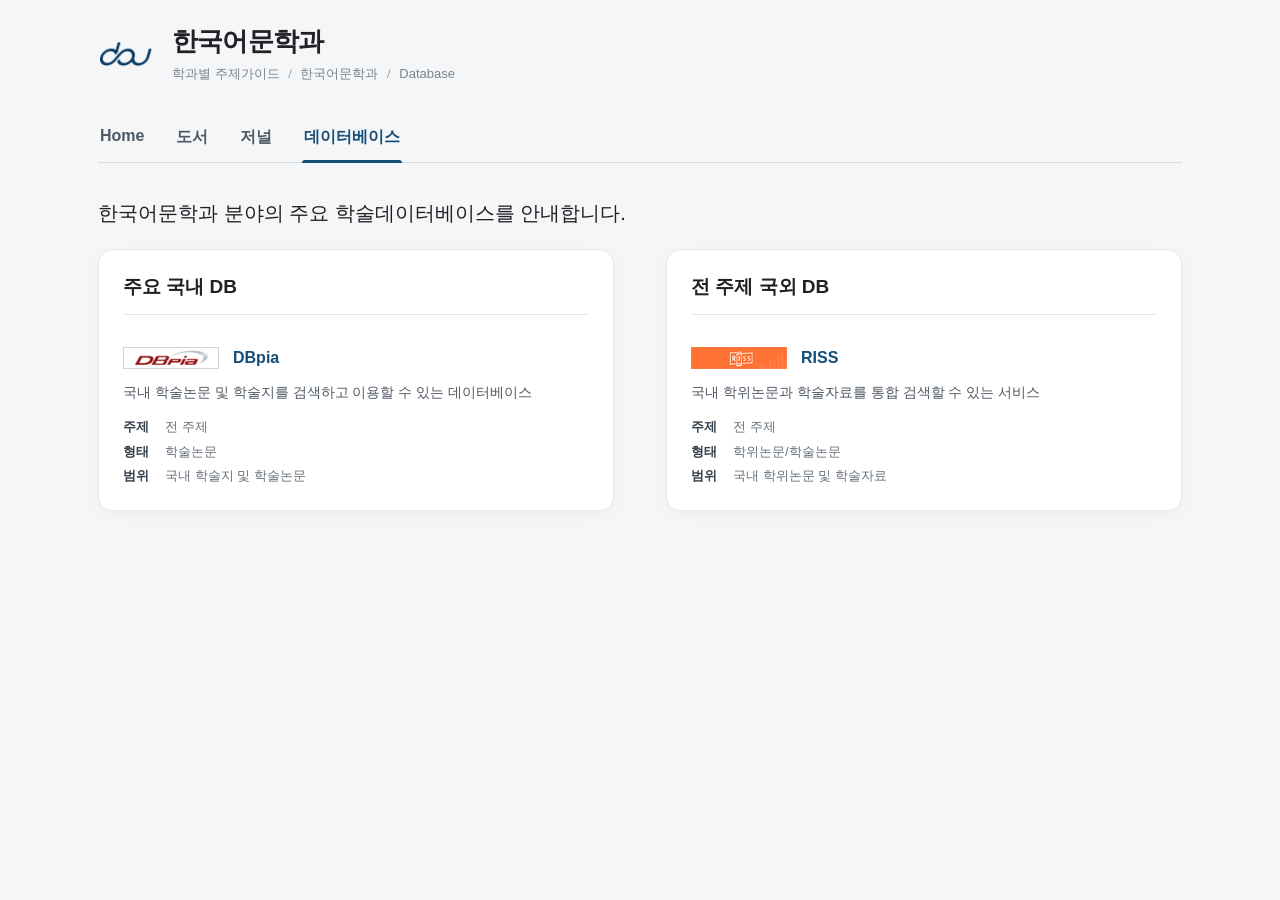
<file: public/guide/korean-language-literature/database/index.html>
<!DOCTYPE html>
<html lang="ko">
<head>
    <meta charset="UTF-8">
    <meta name="viewport" content="width=device-width, initial-scale=1.0">

    <title>
한국어문학과 - 데이터베이스
</title>

    <link rel="stylesheet" href="/static/css/style.css">
</head>

<body>

    <div class="site-container">

        <header class="site-header">

            <div class="guide-title-wrap">
                <div class="guide-logo">
                    <img src="/static/images/logo.png" alt="동아대학교">
                </div>

                <div>
                    <h1 class="guide-title">한국어문학과</h1>

                    <div class="breadcrumb">
                        <a href="/guide/">학과별 주제가이드</a>
                        <span>/</span>
                        한국어문학과
                        <span>/</span>
                        
Database

                    </div>
                </div>
            </div>

                <nav class="guide-nav">
                    <a href="/guide/korean-language-literature/"
                    class="">
                        Home
                    </a>

                    <a href="/guide/korean-language-literature/book/"
                    class="">
                        도서
                    </a>

                    <a href="/guide/korean-language-literature/journal/"
                    class="">
                        저널
                    </a>

                    <a href="/guide/korean-language-literature/database/"
                    class="
active
">
                        데이터베이스
                    </a>
             </nav>

        </header>

        <main class="main-content">
            

<div class="page-intro">
    <p>
        한국어문학과 분야의 주요 학술데이터베이스를 안내합니다.
    </p>
</div>


<div class="database-layout">

    <!-- 왼쪽 -->
    <section class="content-card">

        <h2>주요 국내 DB</h2>

        <div class="database-list">

            

            <article class="database-item">

                <a
                    class="database-title-row"
                    href="https://www.dbpia.co.kr"
                    target="_blank"
                    rel="noopener"
                >

                    
                    <img
                        class="database-logo"
                        src="/static/images/databases/DBPIA.gif"
                        alt="DBpia"
                    >
                    

                    <strong class="database-name">
                        DBpia
                    </strong>

                </a>


                
                <p class="database-description">
                    국내 학술논문 및 학술지를 검색하고 이용할 수 있는 데이터베이스
                </p>
                


                <dl class="database-meta">

                    
                    <div>
                        <dt>주제</dt>
                        <dd>전 주제</dd>
                    </div>
                    

                    
                    <div>
                        <dt>형태</dt>
                        <dd>학술논문</dd>
                    </div>
                    

                    
                    <div>
                        <dt>범위</dt>
                        <dd>국내 학술지 및 학술논문</dd>
                    </div>
                    

                </dl>

            </article>

            

        </div>

    </section>


    <!-- 오른쪽 -->
    <section class="content-card">

        <h2>전 주제 국외 DB</h2>

        <div class="database-list">

            

            <article class="database-item">

                <a
                    class="database-title-row"
                    href="https://www.riss.kr"
                    target="_blank"
                    rel="noopener"
                >

                    
                    <img
                        class="database-logo"
                        src="/static/images/databases/RISS.gif"
                        alt="RISS"
                    >
                    

                    <strong class="database-name">
                        RISS
                    </strong>

                </a>


                
                <p class="database-description">
                    국내 학위논문과 학술자료를 통합 검색할 수 있는 서비스
                </p>
                


                <dl class="database-meta">

                    
                    <div>
                        <dt>주제</dt>
                        <dd>전 주제</dd>
                    </div>
                    

                    
                    <div>
                        <dt>형태</dt>
                        <dd>학위논문/학술논문</dd>
                    </div>
                    

                    
                    <div>
                        <dt>범위</dt>
                        <dd>국내 학위논문 및 학술자료</dd>
                    </div>
                    

                </dl>

            </article>

            

        </div>

    </section>

</div>


        </main>

    </div>

</body>
</html>
</file>
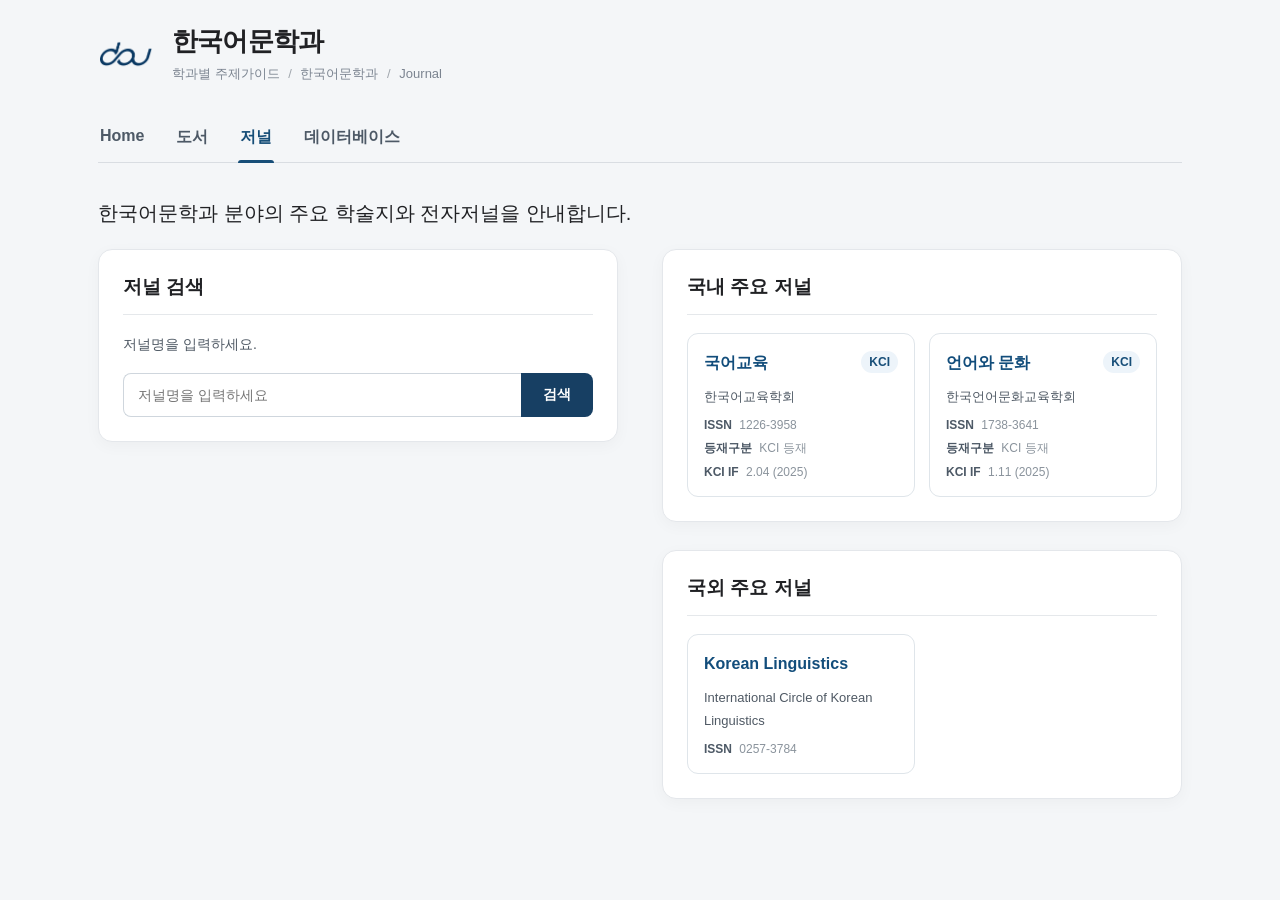
<file: public/guide/korean-language-literature/journal/index.html>
<!DOCTYPE html>
<html lang="ko">
<head>
    <meta charset="UTF-8">
    <meta name="viewport" content="width=device-width, initial-scale=1.0">

    <title>
한국어문학과 - 저널
</title>

    <link rel="stylesheet" href="/static/css/style.css">
</head>

<body>

    <div class="site-container">

        <header class="site-header">

            <div class="guide-title-wrap">
                <div class="guide-logo">
                    <img src="/static/images/logo.png" alt="동아대학교">
                </div>

                <div>
                    <h1 class="guide-title">한국어문학과</h1>

                    <div class="breadcrumb">
                        <a href="/guide/">학과별 주제가이드</a>
                        <span>/</span>
                        한국어문학과
                        <span>/</span>
                        
Journal

                    </div>
                </div>
            </div>

                <nav class="guide-nav">
                    <a href="/guide/korean-language-literature/"
                    class="">
                        Home
                    </a>

                    <a href="/guide/korean-language-literature/book/"
                    class="">
                        도서
                    </a>

                    <a href="/guide/korean-language-literature/journal/"
                    class="
active
">
                        저널
                    </a>

                    <a href="/guide/korean-language-literature/database/"
                    class="">
                        데이터베이스
                    </a>
             </nav>

        </header>

        <main class="main-content">
            

<div class="page-intro">
    <p>
        한국어문학과 분야의 주요 학술지와 전자저널을 안내합니다.
    </p>
</div>


<div class="journal-layout">

    <!-- 왼쪽 -->
    <div class="journal-left">

        <section class="content-card journal-search-card">

            <h2>저널 검색</h2>

            <p class="card-description">
                저널명을 입력하세요.
            </p>

            <form
                class="journal-search-form"
                action="https://library.donga.ac.kr/resource/ejournals/"
                method="get"
                target="_blank"
            >

                <input
                    type="hidden"
                    name="app"
                    value="eds"
                >

                <input
                    type="hidden"
                    name="mod"
                    value="list"
                >

                <input
                    type="hidden"
                    name="searchfield"
                    value="titlename"
                >

                <input
                    type="text"
                    name="query"
                    placeholder="저널명을 입력하세요"
                    required
                >

                <button
                    type="submit"
                    aria-label="저널 검색"
                >
                    검색
                </button>

            </form>

        </section>

    </div>


    <!-- 오른쪽 -->
    <div class="journal-right">

        <section class="content-card">

            <h2>국내 주요 저널</h2>

            <div class="journal-card-grid">

                
                <div class="journal-card">

                    <div class="journal-card-header">
                        <h3>
                            
                            <a
                                class="journal-title-link"
                                href="https://library.donga.ac.kr/resource/ejournals/?app=eds&mod=list&searchfield=isxn&query=1226-3958"
                                target="_blank"
                                rel="noopener"
                            >
                                국어교육
                            </a>
                            
                        </h3>

                        
                            
                            <a
                                class="kci-badge"
                                href="https://www.kci.go.kr/kciportal/po/search/poCitaView.kci?sereId=000315&year=2025"
                                target="_blank"
                                rel="noopener"
                            >
                                KCI
                            </a>
                            
                        
                    </div>

                    
                    <p class="journal-publisher">
                        한국어교육학회
                    </p>
                    

                    <div class="journal-meta">

                        
                        <span>
                            <strong>ISSN</strong>
                            1226-3958
                        </span>
                        

                        
                        <span>
                            <strong>등재구분</strong>
                            KCI 등재
                        </span>
                        

                        
                        <span>
                            <strong>KCI IF</strong>
                            2.04
                            
                            (2025)
                            
                        </span>
                        

                    </div>

                </div>
                
                <div class="journal-card">

                    <div class="journal-card-header">
                        <h3>
                            
                            <a
                                class="journal-title-link"
                                href="https://library.donga.ac.kr/resource/ejournals/?app=eds&mod=list&searchfield=isxn&query=1738-3641"
                                target="_blank"
                                rel="noopener"
                            >
                                언어와 문화
                            </a>
                            
                        </h3>

                        
                            
                            <a
                                class="kci-badge"
                                href="https://www.kci.go.kr/kciportal/po/search/poCitaView.kci?sereId=SER000008906&year=2025"
                                target="_blank"
                                rel="noopener"
                            >
                                KCI
                            </a>
                            
                        
                    </div>

                    
                    <p class="journal-publisher">
                        한국언어문화교육학회
                    </p>
                    

                    <div class="journal-meta">

                        
                        <span>
                            <strong>ISSN</strong>
                            1738-3641
                        </span>
                        

                        
                        <span>
                            <strong>등재구분</strong>
                            KCI 등재
                        </span>
                        

                        
                        <span>
                            <strong>KCI IF</strong>
                            1.11
                            
                            (2025)
                            
                        </span>
                        

                    </div>

                </div>
                

            </div>

        </section>


        <section class="content-card">

            <h2>국외 주요 저널</h2>

            <div class="journal-card-grid">

                

                <a
                    class="journal-card"
                    href="https://example.com/journal4"
                    target="_blank"
                    rel="noopener"
                >

                    <div class="journal-card-header">

                        <h3>
                            Korean Linguistics
                        </h3>

                    </div>


                    
                    <p class="journal-publisher">
                        International Circle of Korean Linguistics
                    </p>
                    


                    <div class="journal-meta">

                        
                        <span>
                            <strong>ISSN</strong>
                            0257-3784
                        </span>
                        

                    </div>

                </a>

                

            </div>

        </section>

    </div>

</div>


        </main>

    </div>

</body>
</html>
</file>
<file: static/css/style.css>
/* =========================================================
   공통
   ========================================================= */

* {
    box-sizing: border-box;
}

body {
    margin: 0;
    font-family:
        -apple-system,
        BlinkMacSystemFont,
        "Segoe UI",
        "Noto Sans KR",
        Arial,
        sans-serif;
    background: #f4f6f8;
    color: #202124;
}

.site-container {
    width: 100%;
    max-width: 1140px;
    margin: 0 auto;
    padding: 24px 28px 60px;
}

.main-content {
    width: 100%;
}


/* =========================================================
   상단 영역
   ========================================================= */

.site-header {
    margin-bottom: 34px;
}

.guide-title-wrap {
    display: flex;
    align-items: center;
    gap: 18px;
}

.guide-logo {
    width: 56px;
    flex-shrink: 0;
}

.guide-logo img {
    display: block;
    width: 56px;
    height: auto;
}

.guide-title {
    margin: 0;
    font-size: 26px;
    font-weight: 700;
    letter-spacing: -0.8px;
}

.breadcrumb {
    margin-top: 6px;
    font-size: 13px;
    color: #7b8490;
}

.breadcrumb span {
    margin: 0 5px;
    color: #a0a6ad;
}

.breadcrumb a {
    color: inherit;
    text-decoration: none;
}

.breadcrumb a:hover {
    color: #174e78;
    text-decoration: underline;
}


/* =========================================================
   상단 탭 메뉴
   ========================================================= */

.guide-nav {
    display: flex;
    gap: 28px;
    margin-top: 32px;
    border-bottom: 1px solid #d9dde2;
}

.guide-nav a {
    position: relative;
    display: inline-block;
    padding: 12px 2px 14px;
    font-size: 16px;
    font-weight: 600;
    color: #4d5966;
    text-decoration: none;
}

.guide-nav a:hover,
.guide-nav a.active {
    color: #174e78;
}

.guide-nav a.active::after {
    content: "";
    position: absolute;
    left: 0;
    right: 0;
    bottom: -1px;
    height: 3px;
    background: #174e78;
    border-radius: 3px 3px 0 0;
}


/* =========================================================
   공통 본문 / 카드
   ========================================================= */

.content-section,
.content-card {
    background: #ffffff;
    border: 1px solid #e4e7eb;
    border-radius: 14px;
    padding: 24px;
    box-shadow: 0 4px 16px rgba(0, 0, 0, 0.035);
}

.content-section h2 {
    margin-top: 0;
    font-size: 20px;
}

.content-card h2 {
    margin: 0 0 18px;
    padding-bottom: 14px;
    font-size: 19px;
    font-weight: 700;
    border-bottom: 1px solid #e5e8eb;
}

.content-card p {
    line-height: 1.7;
    color: #4f5964;
}

.page-intro {
    margin-bottom: 20px;
}

.page-intro p {
    margin: 0;
    font-size: 20px;
    line-height: 1.6;
    color: #202124;
}

.empty-message {
    grid-column: 1 / -1;
    margin: 0;
    color: #7a838d;
}


/* =========================================================
   Home
   ========================================================= */

.home-grid {
    display: grid;
    grid-template-columns:
        minmax(0, 1fr)
        minmax(0, 1fr);
    gap: 28px;
    align-items: start;
}

.home-column {
    display: flex;
    flex-direction: column;
    gap: 28px;
}


/* 공지사항 */

.notice-list {
    list-style: none;
    margin: 0;
    padding: 0;
}

.notice-list li {
    display: flex;
    justify-content: space-between;
    gap: 20px;
    padding: 12px 0;
    border-bottom: 1px solid #edf0f2;
}

.notice-list li:last-child {
    border-bottom: 0;
}

.notice-list a {
    color: #263645;
    text-decoration: none;
}

.notice-list a:hover {
    text-decoration: underline;
}

.notice-list span {
    flex-shrink: 0;
    font-size: 13px;
    color: #929aa3;
}


/* 버튼 */

.primary-button {
    display: inline-block;
    margin-top: 8px;
    padding: 11px 18px;
    background: #173f63;
    color: #ffffff;
    border-radius: 8px;
    font-weight: 600;
    text-decoration: none;
}

.primary-button:hover {
    background: #102f4c;
}


/* 담당사서 */

.librarian-info {
    display: flex;
    gap: 18px;
    align-items: flex-start;
}

.librarian-avatar {
    display: flex;
    align-items: center;
    justify-content: center;
    flex: 0 0 64px;
    height: 64px;
    border-radius: 50%;
    background: #eef3f7;
    color: #174e78;
    font-weight: 700;
}

.librarian-info p {
    margin: 8px 0 0;
}

.librarian-contact {
    font-size: 14px;
    color: #68737e;
}


/* =========================================================
   Journal
   ========================================================= */

.journal-layout {
    display: grid;
    grid-template-columns:
        minmax(0, 1fr)
        minmax(0, 1fr);
    gap: 44px;
    align-items: start;
}

.journal-left,
.journal-right {
    display: flex;
    flex-direction: column;
    gap: 28px;
}


/* 저널 검색 */

.journal-search-card {
    min-height: 165px;
}

.card-description {
    margin: 0 0 16px;
    font-size: 14px;
    color: #68737e;
}

.journal-search-form {
    display: flex;
    width: 100%;
}

.journal-search-form input[type="text"] {
    flex: 1;
    min-width: 0;
    padding: 13px 14px;
    border: 1px solid #cfd6dd;
    border-right: 0;
    border-radius: 8px 0 0 8px;
    background: #ffffff;
    font-size: 14px;
    outline: none;
}

.journal-search-form input[type="text"]:focus {
    border-color: #174e78;
}

.journal-search-form button {
    flex: 0 0 72px;
    border: 0;
    border-radius: 0 8px 8px 0;
    background: #173f63;
    color: #ffffff;
    font-size: 14px;
    font-weight: 600;
    cursor: pointer;
}

.journal-search-form button:hover {
    background: #102f4c;
}


/* 저널 카드 */

.journal-card-grid {
    display: grid;
    grid-template-columns:
        repeat(2, minmax(0, 1fr));
    gap: 14px;
}

.journal-card {
    display: block;
    min-width: 0;
    padding: 17px 16px;
    background: #ffffff;
    border: 1px solid #dfe5ea;
    border-radius: 11px;
    color: inherit;
    text-decoration: none;
    transition:
        border-color 0.15s ease,
        box-shadow 0.15s ease,
        transform 0.15s ease;
}

.journal-card:hover {
    border-color: #b9c8d4;
    box-shadow: 0 5px 14px rgba(0, 0, 0, 0.05);
    transform: translateY(-1px);
}

.journal-card-header {
    display: flex;
    align-items: flex-start;
    justify-content: space-between;
    gap: 10px;
}

.journal-card h3 {
    margin: 0;
    font-size: 16px;
    line-height: 1.45;
    color: #124d7b;
}

.journal-publisher {
    margin: 12px 0 10px;
    font-size: 13px;
    color: #68737e;
}

.journal-meta {
    display: flex;
    flex-wrap: wrap;
    gap: 8px 16px;
    font-size: 12px;
    color: #8a939c;
}

.journal-meta strong {
    margin-right: 4px;
    color: #4d5966;
}

.kci-badge {
    flex-shrink: 0;
    padding: 4px 8px;
    border-radius: 999px;
    background: #edf4fa;
    font-size: 12px;
    font-weight: 700;
    color: #174e78;
}


/* =========================================================
   Database
   ========================================================= */

.database-layout {
    display: grid;
    grid-template-columns:
        minmax(0, 1fr)
        minmax(0, 1fr);
    gap: 52px;
    align-items: start;
}

.database-list {
    display: flex;
    flex-direction: column;
    min-width: 0;
}

.database-item {
    min-width: 0;
    padding: 14px 0 20px;
    border-bottom: 1px solid #e5e8eb;
}

.database-item:first-child {
    padding-top: 14px;
}

.database-item:last-child {
    padding-bottom: 0;
    border-bottom: 0;
}

.database-title-row {
    display: flex;
    align-items: center;
    gap: 14px;
    max-width: 100%;
    color: #124d7b;
    text-decoration: none;
}

.database-title-row:hover .database-name {
    text-decoration: underline;
}

.database-logo {
    display: block;
    flex: 0 0 96px;
    width: 96px;
    max-height: 36px;
    object-fit: contain;
    object-position: left center;
}

.database-name {
    min-width: 0;
    font-size: 16px;
    line-height: 1.4;
    overflow-wrap: anywhere;
}

.database-description {
    margin: 12px 0;
    font-size: 14px;
    line-height: 1.6;
    color: #4f5964;
}

.database-meta {
    margin: 0;
}

.database-meta div {
    display: flex;
    gap: 10px;
    margin-top: 5px;
    font-size: 13px;
    line-height: 1.5;
}

.database-meta dt {
    flex: 0 0 32px;
    margin: 0;
    font-weight: 700;
    color: #35414d;
}

.database-meta dd {
    min-width: 0;
    margin: 0;
    color: #67717b;
}

/* =========================================================
   Book
   ========================================================= */

.book-layout {
    display: grid;
    grid-template-columns:
        minmax(0, 0.95fr)
        minmax(0, 1.05fr);
    gap: 40px;
    align-items: start;
}

.book-left,
.book-right {
    display: flex;
    flex-direction: column;
    gap: 24px;
}


/* 도서 검색 */

.book-search-form {
    display: flex;
    width: 100%;
}

.book-search-form input[type="text"] {
    flex: 1;
    min-width: 0;
    padding: 13px 14px;
    border: 1px solid #cfd6dd;
    border-right: 0;
    border-radius: 8px 0 0 8px;
    background: #ffffff;
    font-size: 14px;
    outline: none;
}

.book-search-form input[type="text"]:focus {
    border-color: #174e78;
}

.book-search-form button {
    flex: 0 0 72px;
    border: 0;
    border-radius: 0 8px 8px 0;
    background: #173f63;
    color: #ffffff;
    font-size: 14px;
    font-weight: 600;
    cursor: pointer;
}

.book-search-form button:hover {
    background: #102f4c;
}


/* 주제별 도서 브라우징 */

.book-subject-list {
    display: flex;
    flex-wrap: wrap;
    gap: 10px;
}

.book-subject-link {
    display: inline-flex;
    align-items: center;
    gap: 7px;
    padding: 11px 14px;
    border: 1px solid #e4e8ec;
    border-radius: 9px;
    background: #f8fafb;
    color: #174e78;
    text-decoration: none;
    font-size: 14px;
    font-weight: 600;
}

.book-subject-link:hover {
    border-color: #b9c8d4;
    background: #f2f6f8;
}

.book-subject-code {
    font-weight: 700;
}


/* 도서 찾는 방법 */

.book-video-wrap {
    position: relative;
    width: 100%;
    padding-top: 56.25%;
    overflow: hidden;
    border-radius: 10px;
    background: #e9edf1;
}

.book-video-wrap iframe {
    position: absolute;
    inset: 0;
    width: 100%;
    height: 100%;
    border: 0;
}


/* 희망도서 */

.book-request-content {
    display: flex;
    flex-direction: column;
    align-items: flex-start;
}

.book-request-content h2 {
    width: 100%;
}

.book-request-content p {
    margin: 0 0 8px;
}


/* 신착도서 */

.book-new-info {
    margin-bottom: 18px;
    padding: 13px 14px;
    border-radius: 9px;
    background: #f4f6f8;
    font-size: 13px;
    color: #5f6a75;
}

.new-book-grid {
    display: grid;
    grid-template-columns:
        repeat(2, minmax(0, 1fr));
    gap: 14px;
}

.new-book-card {
    min-width: 0;
    padding: 18px 16px;
    border: 1px solid #e0e5e9;
    border-radius: 11px;
    background: #ffffff;
}

.new-book-card h3 {
    margin: 0 0 16px;
    font-size: 15px;
    line-height: 1.5;
    color: #202124;
}

.new-book-card h3 a {
    color: #174e78;
    text-decoration: none;
}

.new-book-card h3 a:hover {
    text-decoration: underline;
}

.new-book-meta {
    margin: 0;
}

.new-book-meta div {
    display: flex;
    gap: 8px;
    margin-top: 6px;
    font-size: 12px;
    line-height: 1.5;
}

.new-book-meta dt {
    flex: 0 0 48px;
    margin: 0;
    font-weight: 700;
    color: #4d5966;
}

.new-book-meta dd {
    min-width: 0;
    margin: 0;
    color: #7b8490;
}
/* =========================================================
   학과별 주제가이드 목록
   ========================================================= */

.directory-header {
    margin-bottom: 32px;
}

.directory-brand {
    display: flex;
    align-items: center;
    gap: 18px;
}

.directory-logo {
    width: 56px;
    height: auto;
}

.directory-brand h1 {
    margin: 0;
    font-size: 27px;
    font-weight: 700;
    letter-spacing: -0.8px;
}

.directory-brand p {
    margin: 6px 0 0;
    font-size: 14px;
    color: #7b8490;
}


/* 목록 페이지 소개 */

.guide-directory-hero {
    margin-bottom: 24px;
    padding: 28px 30px;
    background: #ffffff;
    border: 1px solid #e4e7eb;
    border-radius: 14px;
    box-shadow: 0 4px 16px rgba(0, 0, 0, 0.035);
}

.guide-directory-hero h2 {
    margin: 0 0 10px;
    font-size: 22px;
}

.guide-directory-hero p {
    margin: 0;
    line-height: 1.7;
    color: #68737e;
}


/* 검색 */

.guide-search-wrap {
    margin-bottom: 22px;
}

.guide-search-wrap input {
    width: 100%;
    padding: 14px 16px;
    border: 1px solid #cfd6dd;
    border-radius: 10px;
    background: #ffffff;
    font-size: 15px;
    outline: none;
}

.guide-search-wrap input:focus {
    border-color: #174e78;
    box-shadow: 0 0 0 3px rgba(23, 78, 120, 0.08);
}


/* 아코디언 */

.guide-accordion {
    display: flex;
    flex-direction: column;
    gap: 12px;
}

.guide-accordion-item {
    overflow: hidden;
    background: #ffffff;
    border: 1px solid #e1e6eb;
    border-radius: 12px;
}

.guide-accordion-button {
    display: flex;
    align-items: center;
    justify-content: space-between;
    gap: 16px;
    width: 100%;
    padding: 18px 20px;
    border: 0;
    background: #ffffff;
    color: #263645;
    font-size: 17px;
    font-weight: 700;
    text-align: left;
    cursor: pointer;
}

.guide-accordion-button:hover {
    background: #f8fafb;
}

.guide-accordion-meta {
    display: flex;
    align-items: center;
    flex-shrink: 0;
    gap: 14px;
    font-size: 13px;
    font-weight: 500;
    color: #89939d;
}

.guide-accordion-icon {
    display: inline-flex;
    align-items: center;
    justify-content: center;
    width: 24px;
    height: 24px;
    border-radius: 50%;
    background: #eef3f7;
    color: #174e78;
    font-size: 17px;
    font-weight: 600;
}

.guide-accordion-panel {
    display: none;
    padding: 4px 20px 20px;
}

.guide-accordion-item.open .guide-accordion-panel {
    display: block;
}

.guide-accordion-item.open .guide-accordion-icon {
    transform: rotate(45deg);
}

.guide-department-list {
    display: grid;
    grid-template-columns:
        repeat(3, minmax(0, 1fr));
    gap: 10px;
}

.guide-department-link {
    display: flex;
    align-items: center;
    justify-content: space-between;
    min-width: 0;
    gap: 12px;
    padding: 13px 14px;
    border: 1px solid #e5e9ed;
    border-radius: 9px;
    background: #ffffff;
    color: #174e78;
    text-decoration: none;
    font-size: 14px;
    font-weight: 600;
}

.guide-department-link:hover {
    border-color: #b9c8d4;
    background: #f8fafb;
}

.guide-department-arrow {
    flex-shrink: 0;
    color: #87929d;
}

.guide-search-empty {
    margin-top: 24px;
    padding: 24px;
    background: #ffffff;
    border: 1px solid #e1e6eb;
    border-radius: 12px;
    text-align: center;
    color: #7a838d;
}

.journal-title-link {
    color: inherit;
    text-decoration: none;
}

.journal-title-link:hover {
    color: #174e78;
    text-decoration: underline;
}

.kci-badge {
    text-decoration: none;
}

/* =========================================================
   반응형
   ---------------------------------------------------------
   기본        : 901px 이상
   태블릿 이하 : 900px 이하
   모바일      : 768px 이하
   소형 모바일 : 560px 이하
   ========================================================= */


/* ---------------------------------------------------------
   태블릿 이하
   --------------------------------------------------------- */

@media (max-width: 900px) {

    /* Home / Journal / Database 모두 1열 */
    .home-grid,
    .journal-layout,
    .database-layout,
    .book-layout {
        grid-template-columns: 1fr;
    }

    .journal-layout,
    .database-layout {
        gap: 28px;
    }

    /* 목록 페이지 학과 2열 */
    .guide-department-list {
        grid-template-columns:
            repeat(2, minmax(0, 1fr));
    }
}


/* ---------------------------------------------------------
   모바일
   --------------------------------------------------------- */

@media (max-width: 768px) {

    .site-container {
        padding: 20px 14px 40px;
    }

    .site-header {
        margin-bottom: 26px;
    }

    .guide-title-wrap {
        align-items: flex-start;
        gap: 14px;
    }

    .guide-logo,
    .guide-logo img {
        width: 42px;
    }

    .guide-title {
        font-size: 22px;
    }

    /* 탭을 스크롤시키지 않고 4등분 */
    .guide-nav {
        display: grid;
        grid-template-columns: repeat(4, minmax(0, 1fr));
        gap: 0;
        width: 100%;
        margin-top: 26px;
        overflow: visible;
    }

    .guide-nav a {
        min-width: 0;
        padding: 12px 2px 14px;
        font-size: 14px;
        text-align: center;
        white-space: nowrap;
    }

    .page-intro p {
        font-size: 18px;
    }

    .content-card,
    .content-section {
        padding: 20px;
    }

    /* 공지 날짜 때문에 폭이 좁아지지 않도록 */
    .notice-list li {
        align-items: flex-start;
        gap: 10px;
    }

    /* DB */
    .database-logo {
        flex-basis: 82px;
        width: 82px;
    }

    .database-title-row {
        gap: 12px;
    }

    /* 목록 페이지 */
    .directory-logo {
        width: 48px;
    }

    .directory-brand h1 {
        font-size: 23px;
    }

    .guide-directory-hero {
        padding: 24px;
    }
}


/* ---------------------------------------------------------
   소형 모바일
   --------------------------------------------------------- */

@media (max-width: 560px) {

    /* 저널 내부 카드도 1열 */
    .journal-card-grid {
        grid-template-columns: 1fr;
    }

    /* 학과 목록도 1열 */
    .guide-department-list {
        grid-template-columns: 1fr;
    }

    .guide-accordion-button {
        padding: 16px;
    }

    .guide-accordion-panel {
        padding: 4px 16px 16px;
    }

    .guide-accordion-meta {
        gap: 8px;
    }

    /* 매우 좁은 화면에서 탭 글씨 조정 */
    .guide-nav a {
        font-size: 13px;
    }

    /* DB 긴 이름 대응 */
    .database-name {
        font-size: 15px;
    }

    .database-description {
        font-size: 13px;
    }

    .database-meta div {
        font-size: 12px;
    }

    .new-book-grid {
    grid-template-columns: 1fr;
}
}
</file>
